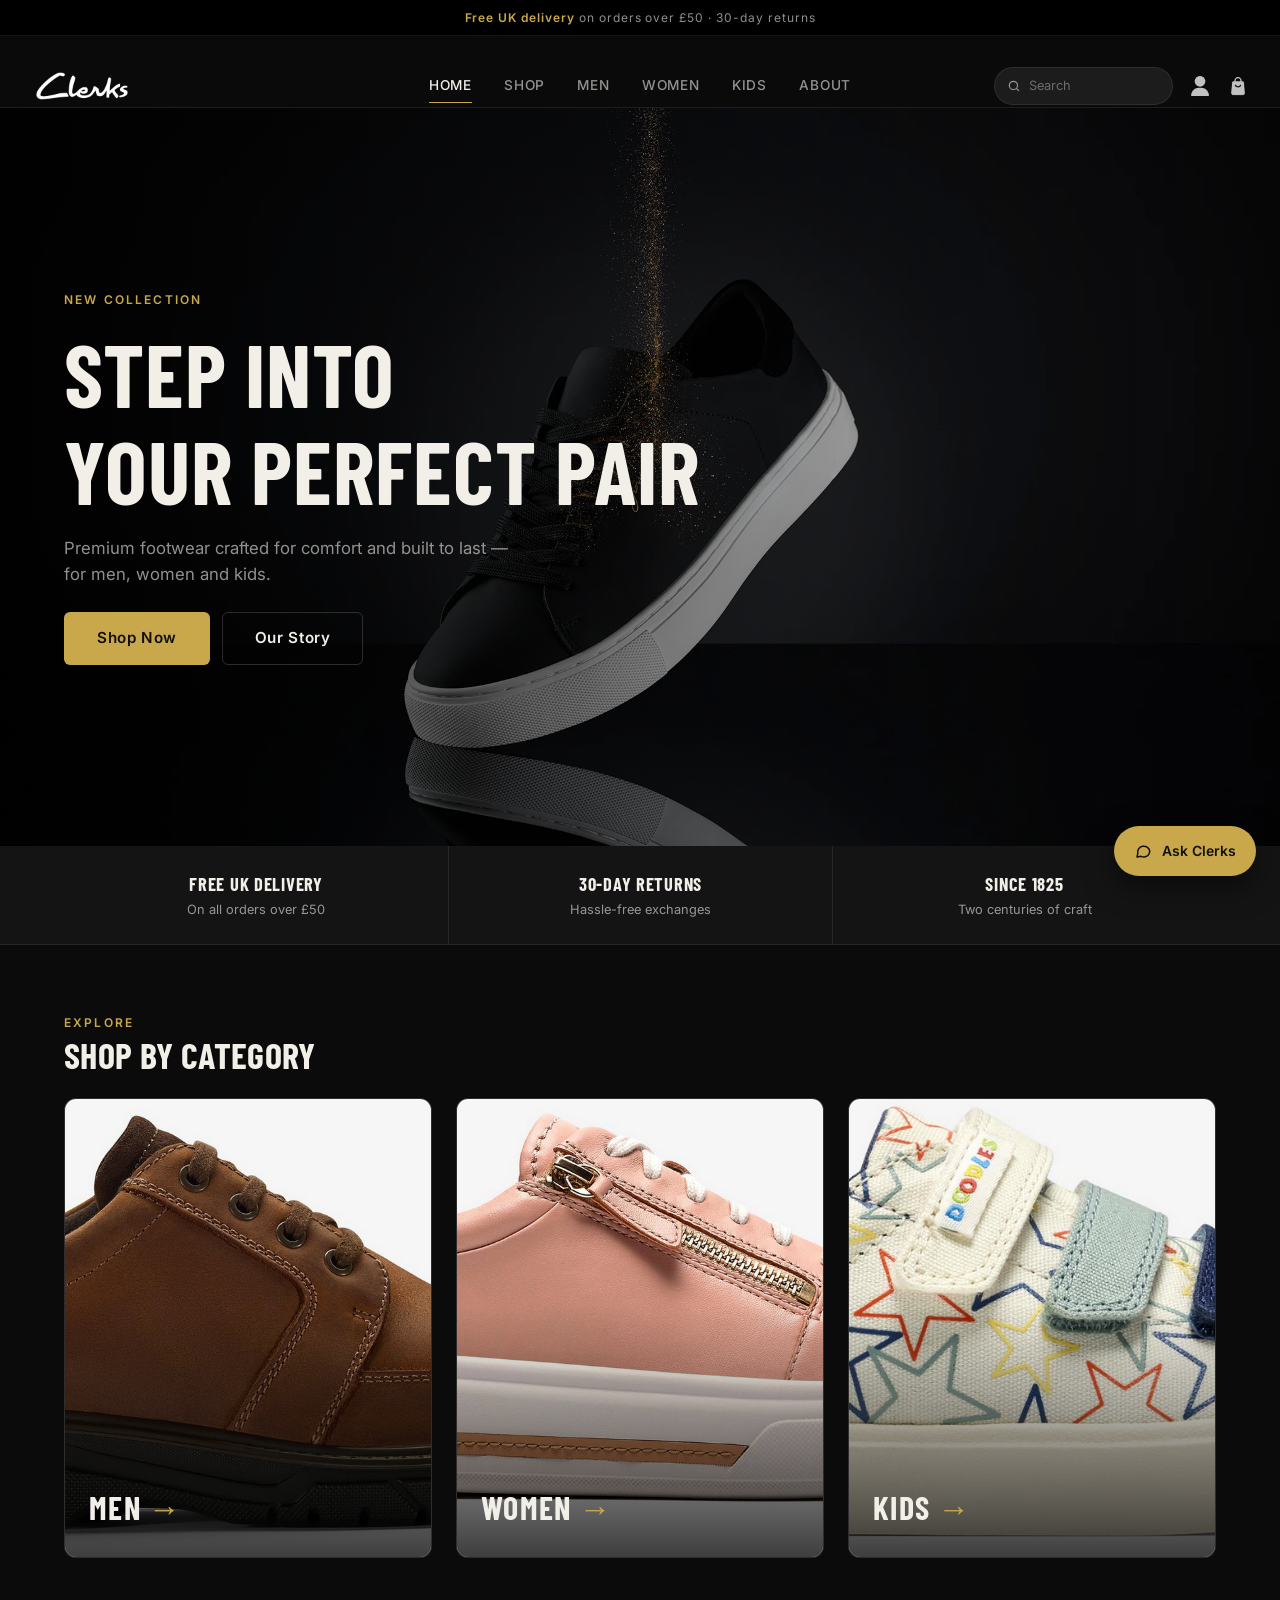
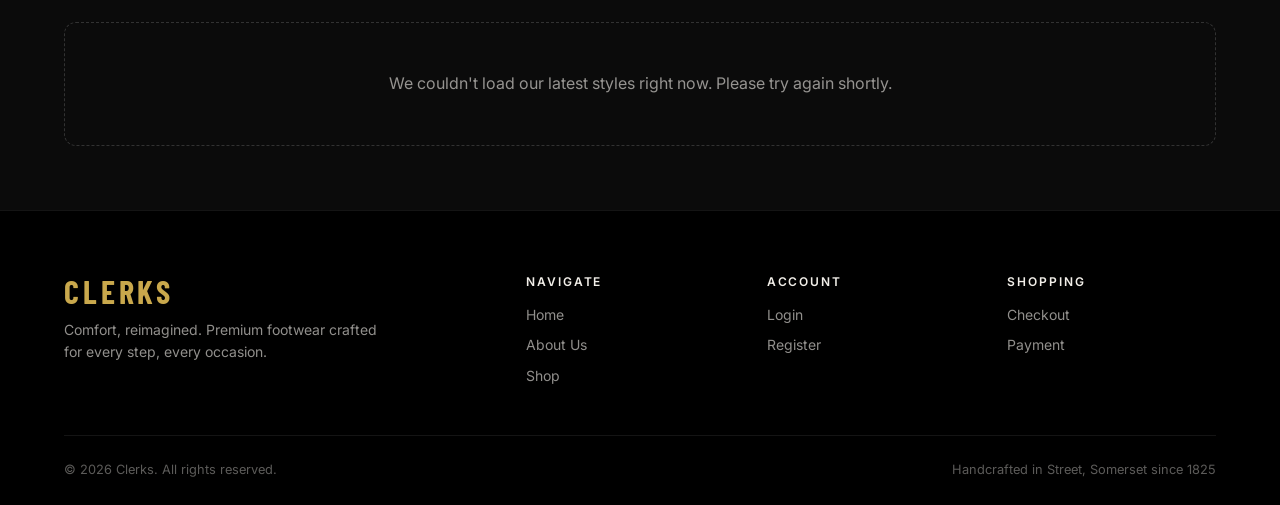
<file: index.html>
<!doctype html>
<html lang="en">
  <head>
    <meta charset="UTF-8" />
    <meta name="viewport" content="width=device-width, initial-scale=1.0" />
    <link rel="stylesheet" href="styles.css" />
    <link rel="stylesheet" href="home.css" />
    <title>Clerks — Premium Footwear</title>
  </head>
  <body>
    <script src="./js/navbar.js"></script>

    <main>
      <section class="hero">
        <div class="container hero-content">
          <span class="eyebrow">New Collection</span>
          <h1>Step into<br />your perfect pair</h1>
          <p class="hero-subtitle">
            Premium footwear crafted for comfort and built to last — for men,
            women and kids.
          </p>
          <div class="hero-actions">
            <a href="./pages/shop.html" class="btn btn--primary btn--lg"
              >Shop Now</a
            >
            <a href="./pages/about-us.html" class="btn btn--ghost btn--lg"
              >Our Story</a
            >
          </div>
        </div>
      </section>

      <section class="perks">
        <div class="container perks-grid">
          <div class="perk">
            <span class="perk-title">Free UK delivery</span>
            <span class="perk-text">On all orders over £50</span>
          </div>
          <div class="perk">
            <span class="perk-title">30-day returns</span>
            <span class="perk-text">Hassle-free exchanges</span>
          </div>
          <div class="perk">
            <span class="perk-title">Since 1825</span>
            <span class="perk-text">Two centuries of craft</span>
          </div>
        </div>
      </section>

      <section class="section">
        <div class="container">
          <div class="section-head">
            <div>
              <span class="eyebrow">Explore</span>
              <h2 class="section-heading">Shop by category</h2>
            </div>
          </div>
          <div class="category-tiles">
            <a class="category-tile" href="./pages/shop.html?category=Men">
              <img src="./assets/mens_casual.png" alt="Men's shoes" />
              <span class="category-tile__label">Men</span>
            </a>
            <a class="category-tile" href="./pages/shop.html?category=Women">
              <img src="./assets/womens_casual.png" alt="Women's shoes" />
              <span class="category-tile__label">Women</span>
            </a>
            <a class="category-tile" href="./pages/shop.html?category=Kids">
              <img src="./assets/kids_casual.png" alt="Kids' shoes" />
              <span class="category-tile__label">Kids</span>
            </a>
          </div>
        </div>
      </section>

      <div id="catalogue">
        <section class="section section--tight">
          <div class="container product-grid">
            <div class="skeleton"></div>
            <div class="skeleton"></div>
            <div class="skeleton"></div>
            <div class="skeleton"></div>
          </div>
        </section>
      </div>
    </main>

    <script src="./js/cart.js"></script>
    <script src="./js/nav.js"></script>
    <script src="./js/footer.js"></script>
    <script src="./js/assistant.js"></script>
    <script src="./js/auth.js"></script>
    <script>
      document.addEventListener("DOMContentLoaded", async () => {
        const catalogue = document.getElementById("catalogue");
        let shoes = [];
        try {
          const res = await fetch("http://127.0.0.1:8000/shoes");
          shoes = await res.json();
        } catch (e) {
          console.error("Could not fetch shoes:", e);
        }

        catalogue.innerHTML = "";

        if (!Array.isArray(shoes) || shoes.length === 0) {
          catalogue.innerHTML = `
            <section class="section section--tight">
              <div class="container">
                <p class="empty-state">We couldn't load our latest styles right now. Please try again shortly.</p>
              </div>
            </section>`;
          return;
        }

        ["Men", "Women", "Kids"].forEach((cat) => {
          const catShoes = shoes.filter((s) => s.category === cat);
          if (catShoes.length === 0) return;

          const section = document.createElement("section");
          section.className = "section section--tight";
          section.innerHTML = `
            <div class="container">
              <div class="section-head">
                <h2 class="section-heading">${cat}</h2>
                <a class="section-link" href="./pages/shop.html?category=${cat}">View all →</a>
              </div>
              <div class="product-grid"></div>
            </div>`;

          const grid = section.querySelector(".product-grid");
          catShoes.slice(0, 4).forEach((shoe) => {
            grid.appendChild(createProductCard(shoe));
          });

          catalogue.appendChild(section);
        });
      });
    </script>
  </body>
</html>
</file>
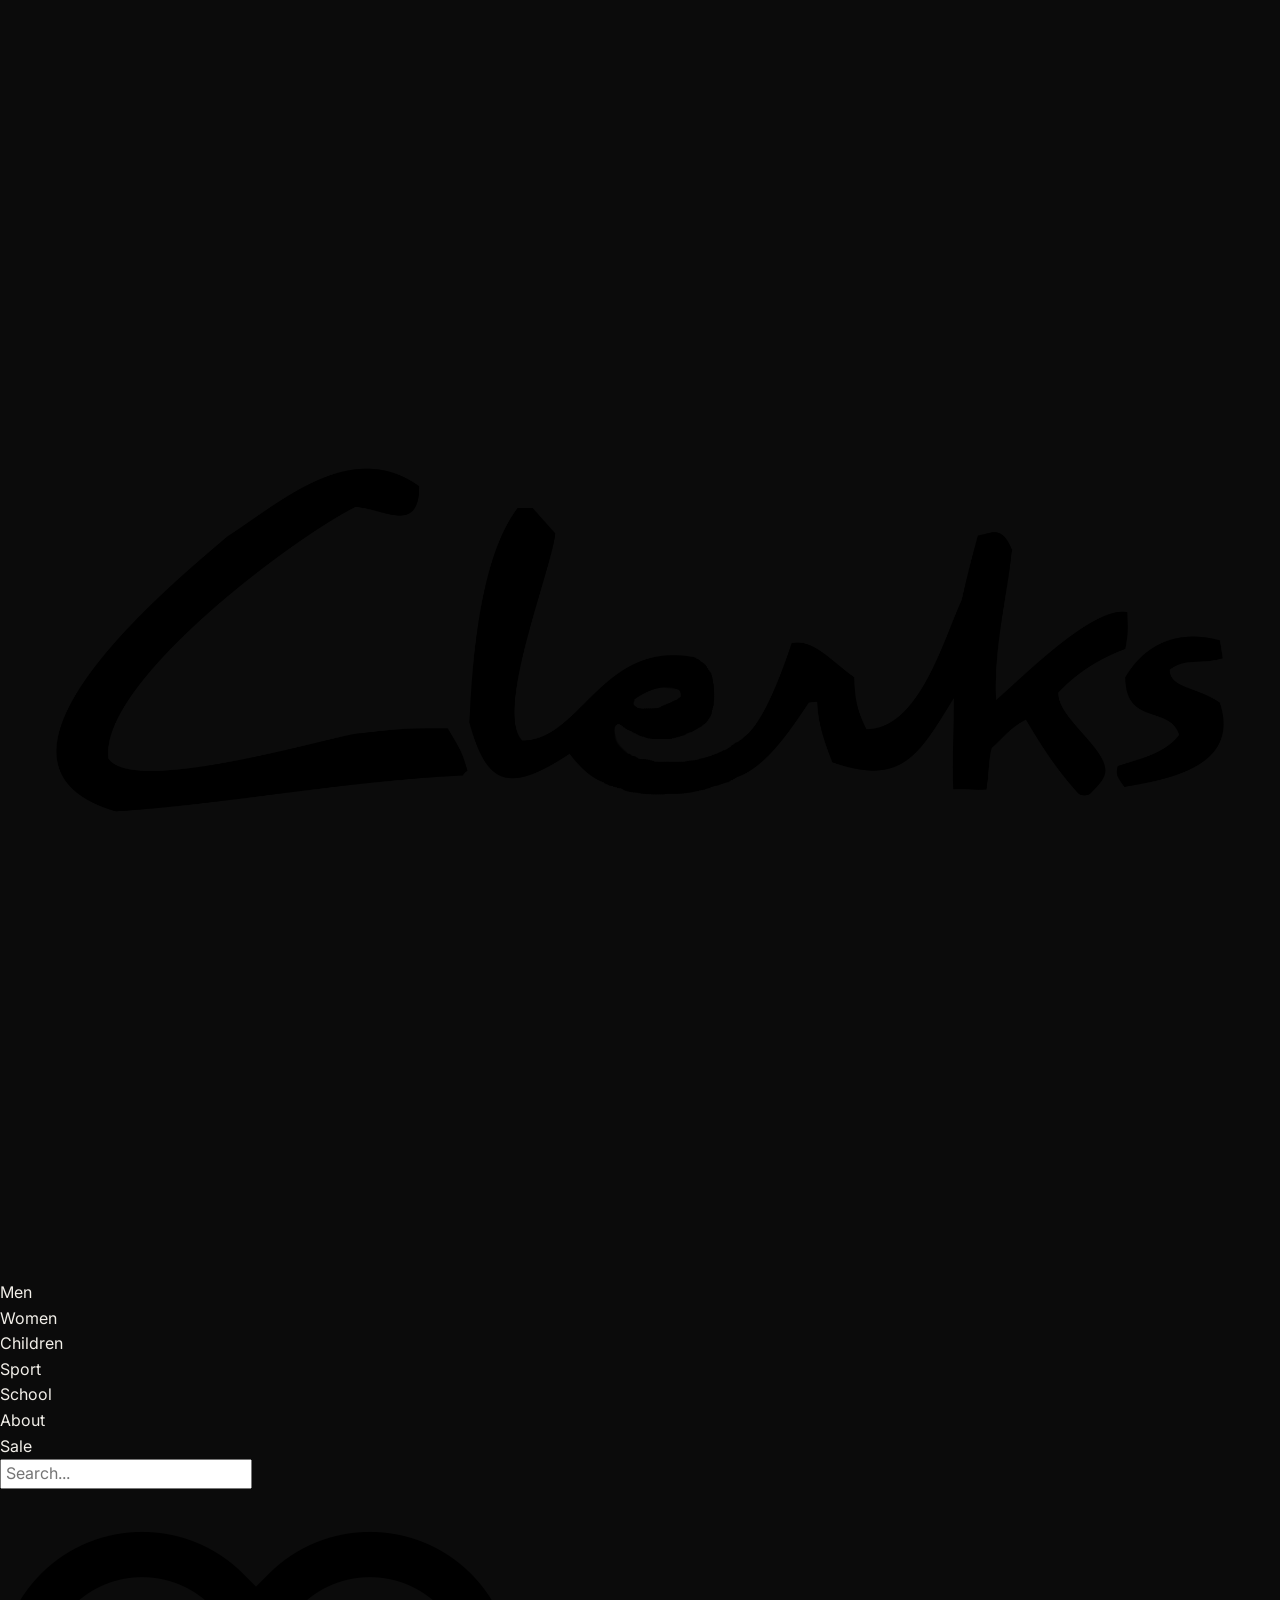
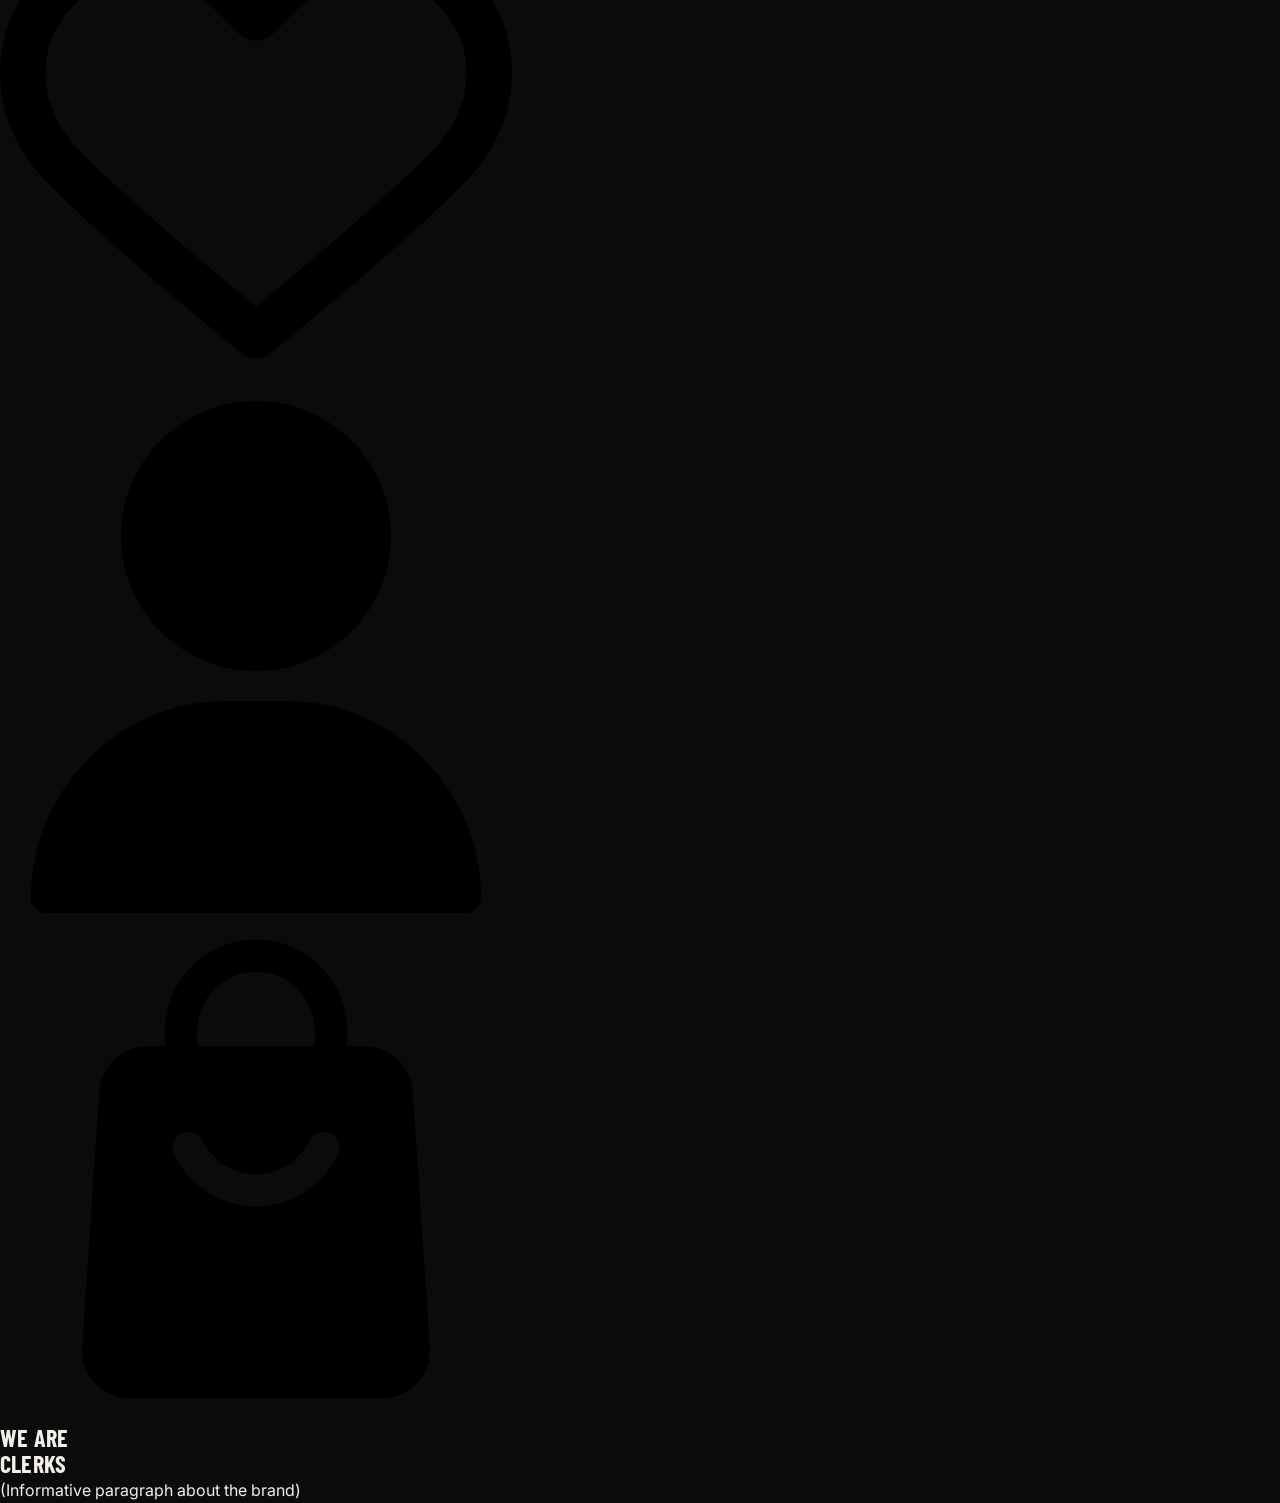
<file: about-us/about-us.html>
<!doctype html>
<html lang="en">
  <head>
    <meta charset="UTF-8" />
    <meta name="viewport" content="width=device-width, initial-scale=1.0" />
    <link rel="stylesheet" href="../styles.css" />
    <title>Clerks</title>
  </head>
  <body>
    <div class="top-nav"></div>
    <nav>
      <div class="logo">
        <img src="../assets/clerks logo.png" />
      </div>
      <div class="links">
        <ul>
          <li>Men</li>
          <li>Women</li>
          <li>Children</li>
          <li>Sport</li>
          <li>School</li>
          <li>About</li>
          <li>Sale</li>
        </ul>
      </div>
      <div class="icons">
        <input type="text" placeholder=" Search..." />
        <img class="icon" src="../assets/heart.png" />
        <img class="icon" src="../assets/user.png" />
        <a href="../checkout-Payment/checkout.html">
          <img class="icon" src="../assets/shopping-bag.png"
        /></a>
      </div>
    </nav>
    <section class="hero">
      <div class="hero-content">
        <h1>WE ARE<br />CLERKS</h1>
        <p class="hero-subtitle">(Informative paragraph about the brand)</p>
      </div>
      <div class="hero-empty"></div>
    </section>
    <section class="catologue"></section>
  </body>
</html>
</file>
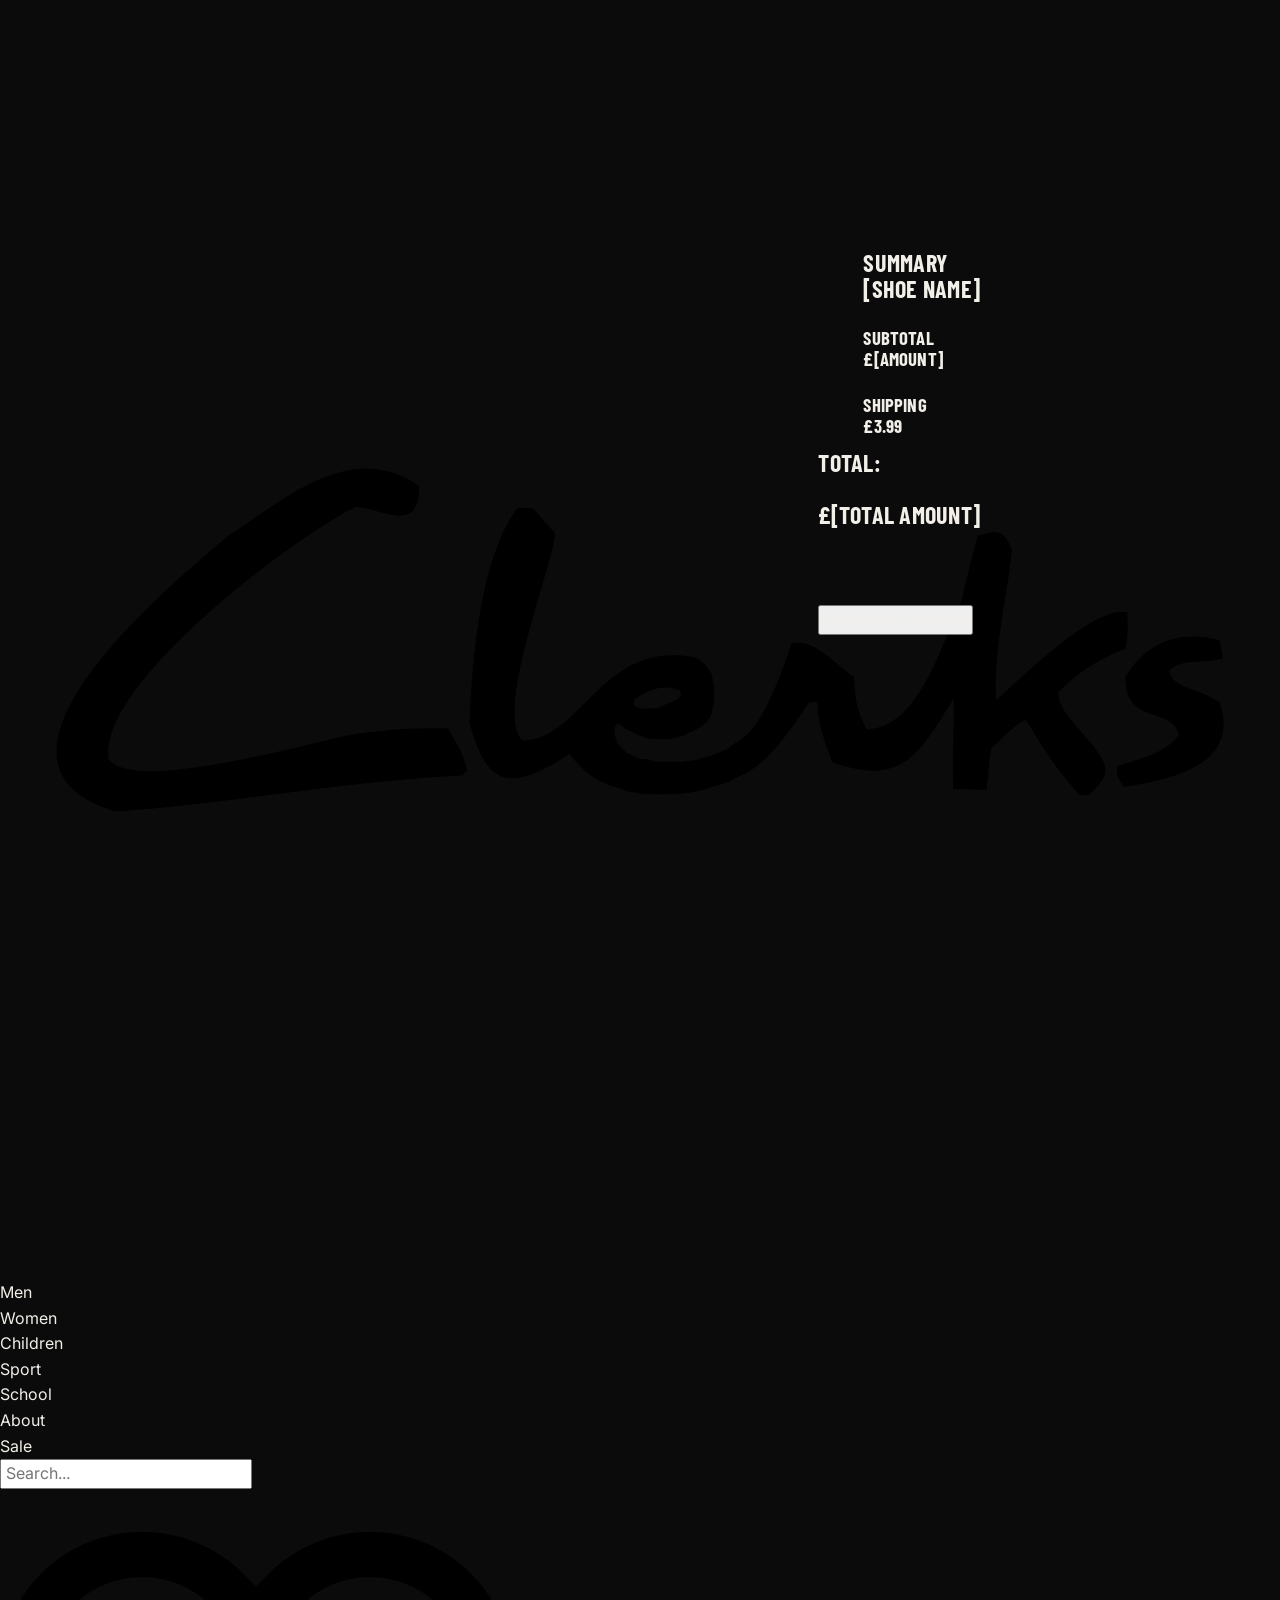
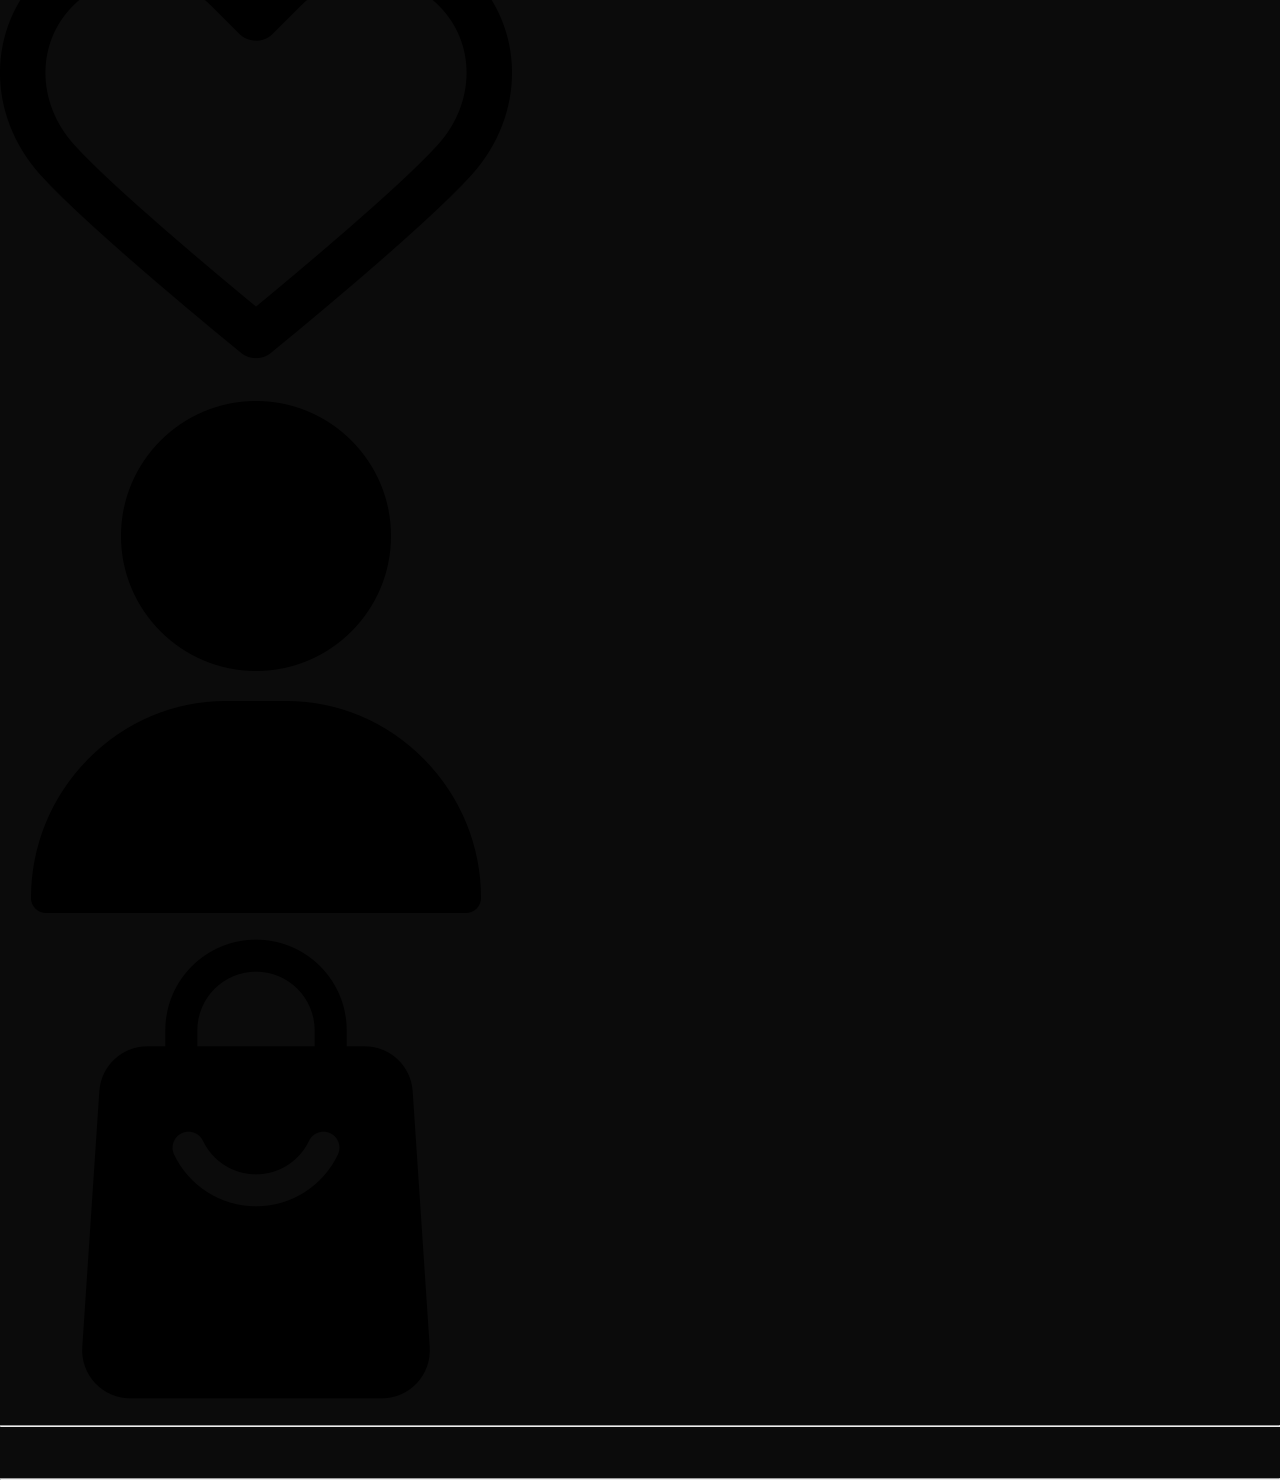
<file: checkout-Payment/checkout.html>
<html>
  <head>
    <title>Checkout Page</title>
    <link rel="stylesheet" href="../styles.css" />
    <link rel="stylesheet" href="checkout.css" />
    <meta charset="UTF-8" />
    <meta name="viewport" content="width=device-width, initial-scale=1.0" />
  </head>
  <body>
    <div class="top-nav"></div>
    <nav>
      <div class="logo">
      <a href="../index.html"> <img src="../assets/clerks logo.png" /> </a>
      </div>
      <div class="links">
        <ul>
          <li>Men</li>
          <li>Women</li>
          <li>Children</li>
          <li>Sport</li>
          <li>School</li>
          <li>About</li>
          <li>Sale</li>
        </ul>
      </div>
      <div class="icons">
        <input type="text" placeholder=" Search..." />
        <img class="icon" src="../assets/heart.png" />
        <img class="icon" src="../assets/user.png" />
        <a href="./checkout.html"
          ><img class="icon" src="../assets/shopping-bag.png"
        /></a>
      </div>
    </nav>
    <div page-container>
      <div id="DataSum">
        <div>
          <h2>Summary</h2>
          <div class="hspacer"></div>
          <h2>[SHOE NAME]</h2>
          <br />
        </div>

        <div>
          <h3>Subtotal</h3>
          <div class="hspacer"></div>
          <h3>£[AMOUNT]</h3>
          <br />
        </div>

        <div>
          <h3>Shipping</h3>
          <div class="hspacer"></div>
          <h3>£3.99</h3>
          <br />
        </div>
      </div>

      <hr />
      <br />
      <div id="total">
        <h2>Total:</h2>
        <div class="hspacer"></div>
        <br />
        <h2>£[TOTAL AMOUNT]</h2>
        <br />

        <br />
        <br />
        <a href="payment.html"
          ><button class="proceed-button">Proceed to Payment</button></a
        >
      </div>
      <br />
      <hr />
    </div>
  </body>
</html>
</file>
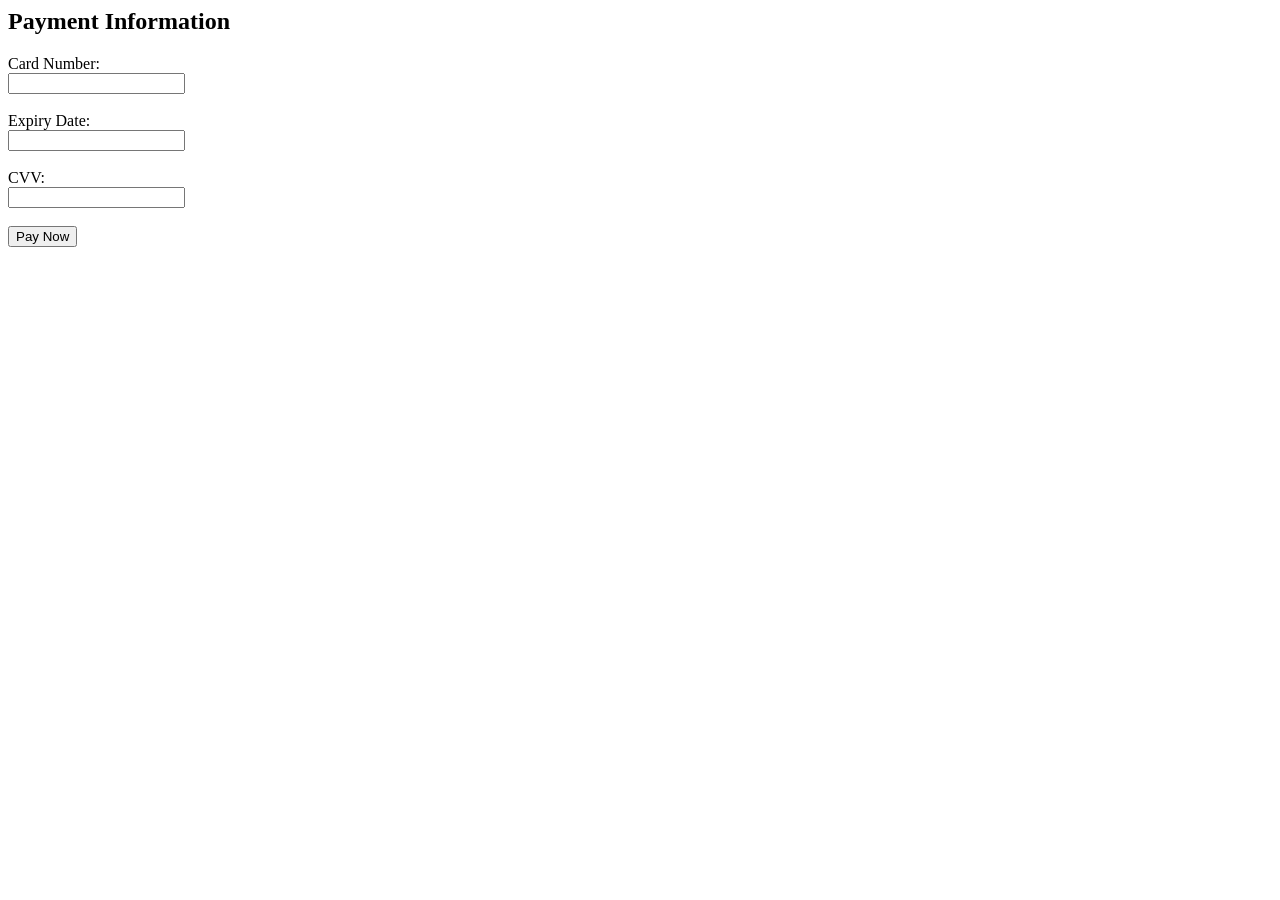
<file: checkout-Payment/payment.html>
<html>
    <header>
        <title>Payment Page</title>
        <link rel="stylesheet3" href="./payment.css">

    </header>

    <body>
        <h2>Payment Information</h2>
        <form>
            <label for="card-number">Card Number:</label><br>
            <input type="text" id="card-number" name="card-number"><br><br>
            <label for="expiry-date">Expiry Date:</label><br>
            <input type="text" id="expiry-date" name="expiry-date"><br><br>
            <label for="cvv">CVV:</label><br>
            <input type="text" id="cvv" name="cvv"><br><br>
            <button type="submit" class="pay-button">Pay Now</button>
        </form>
    </body>









</html>
</file>
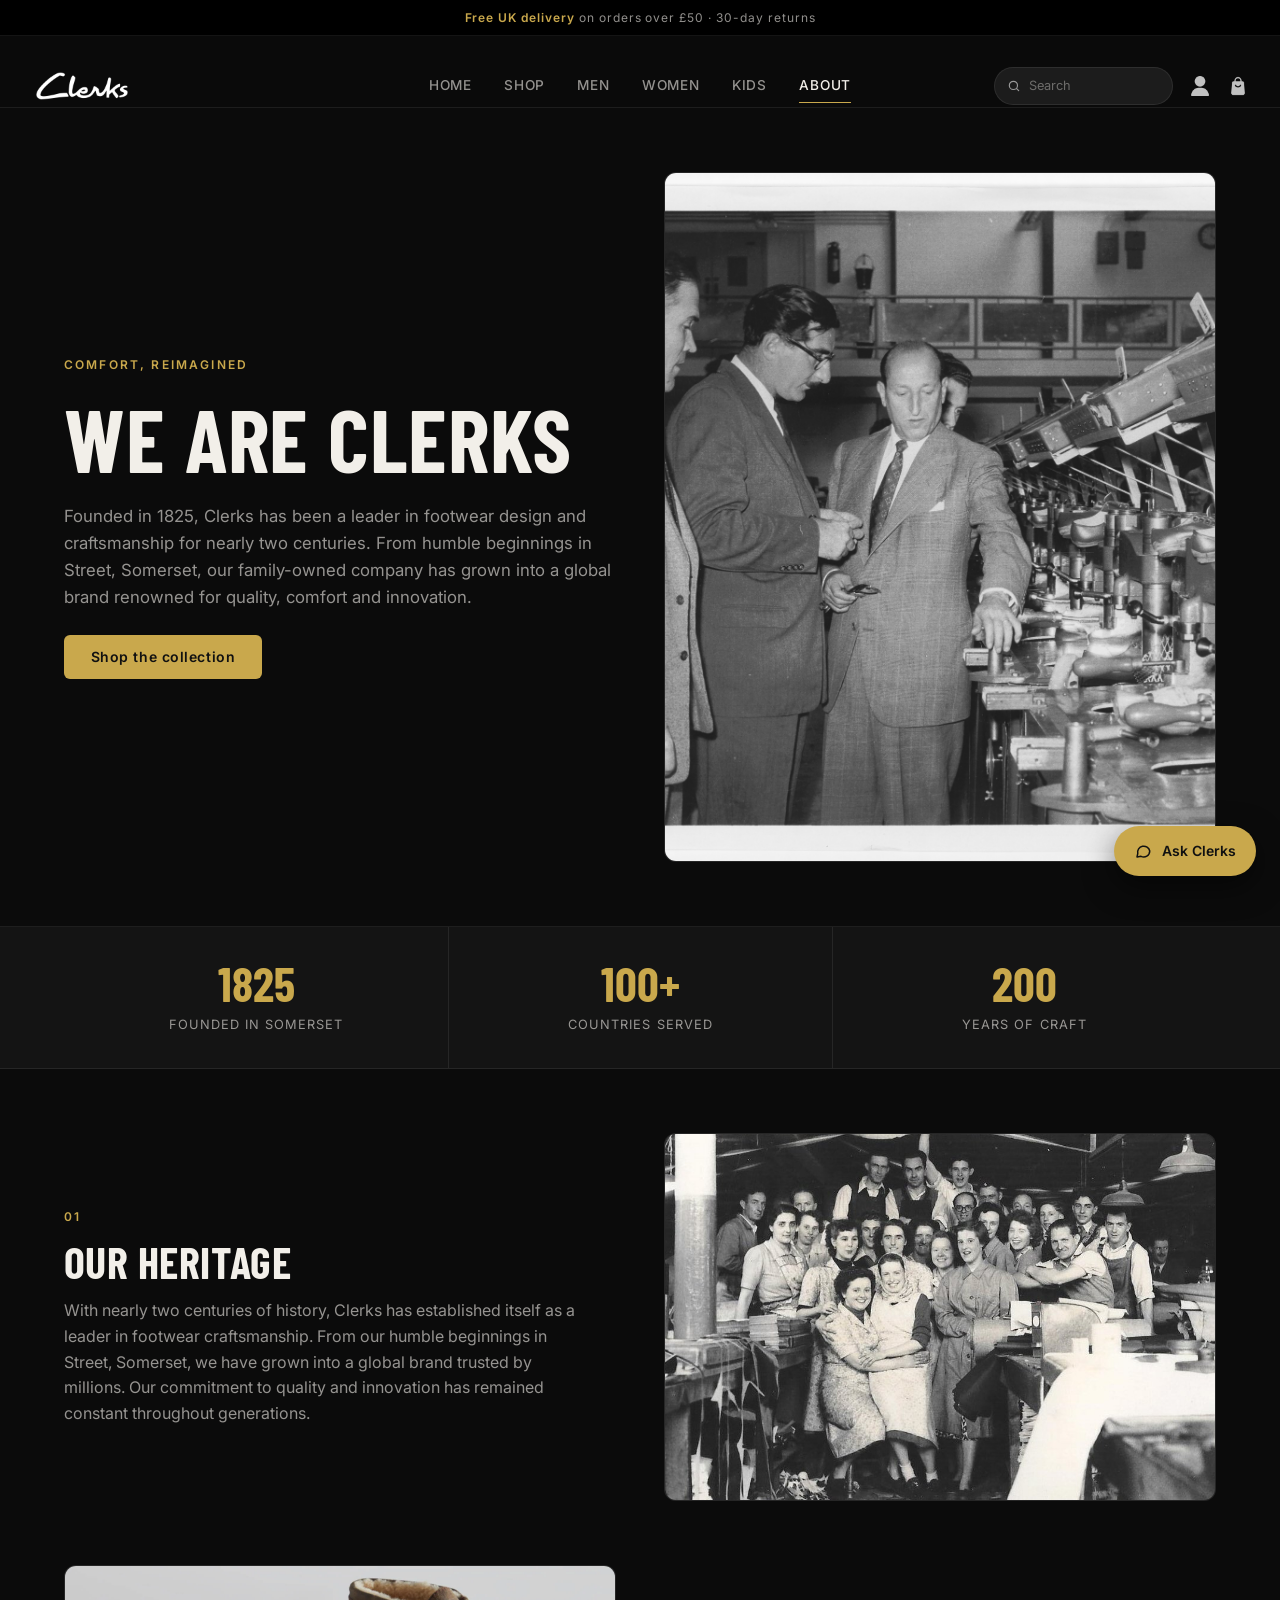
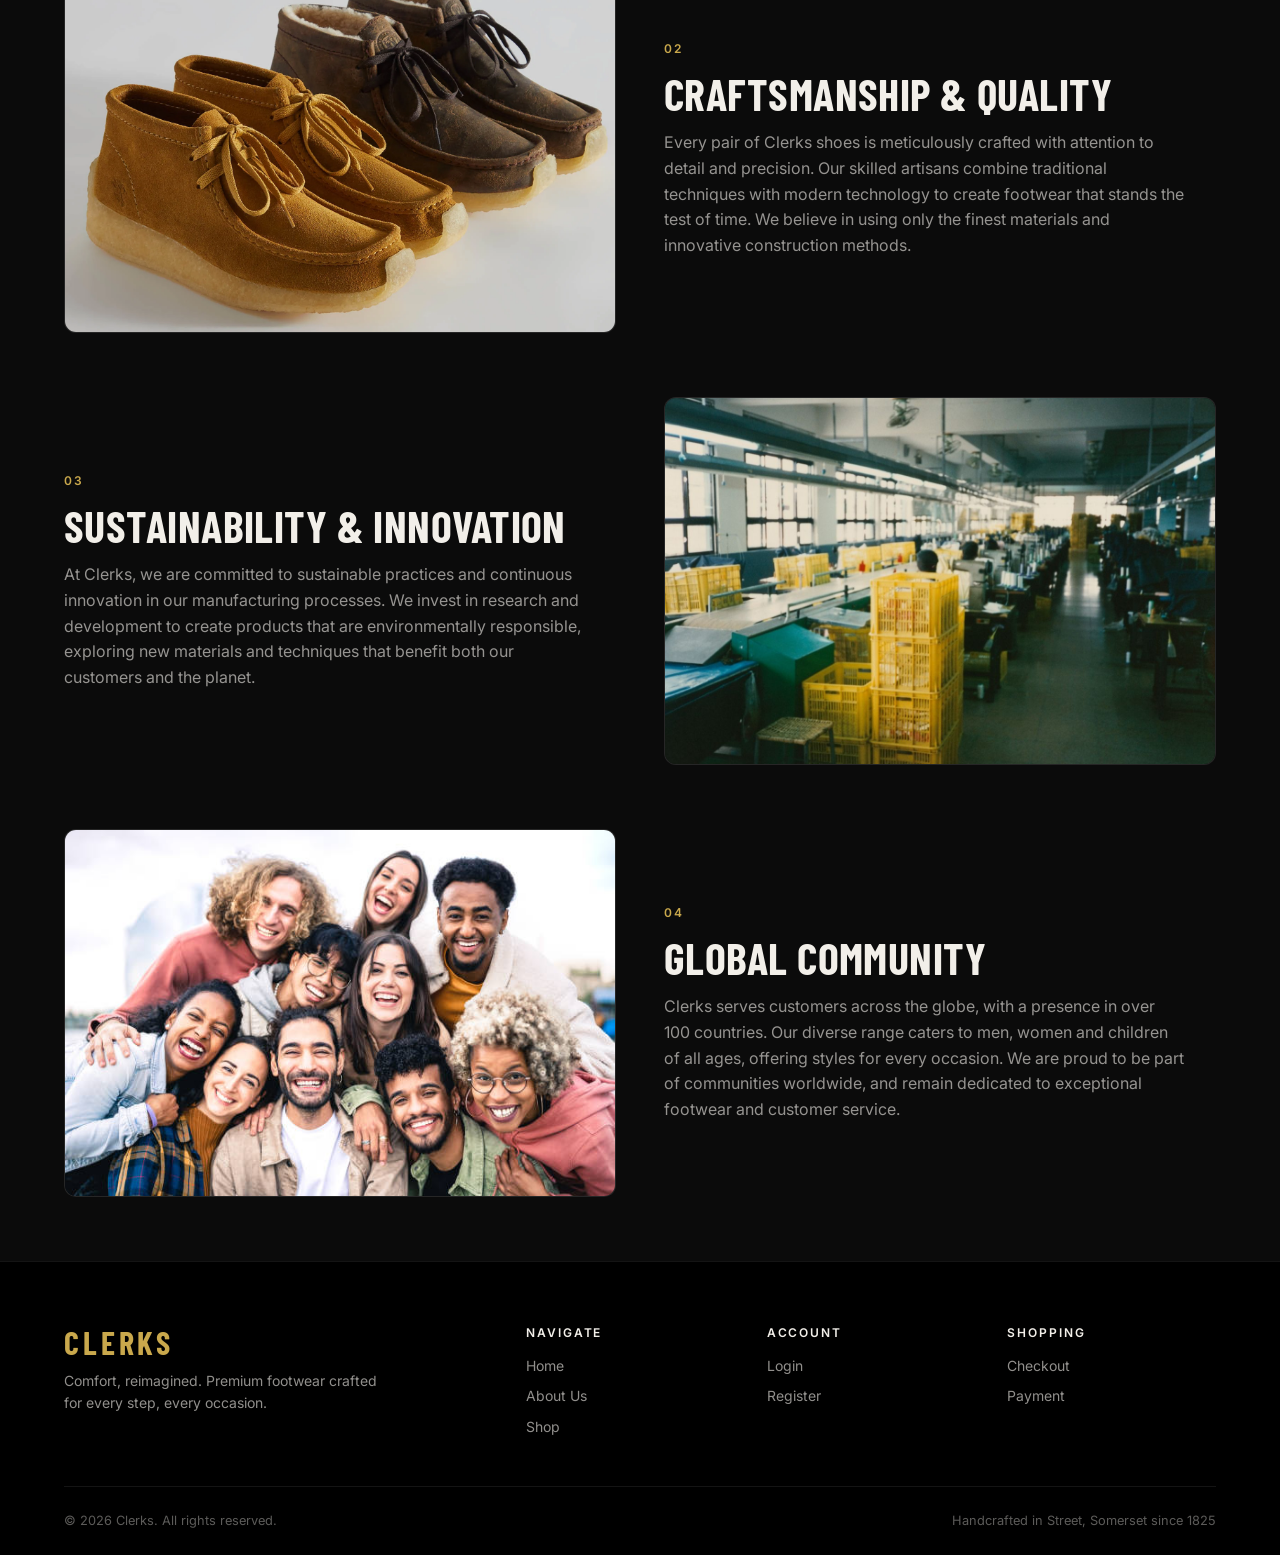
<file: pages/about-us.html>
<!doctype html>
<html lang="en">
  <head>
    <meta charset="UTF-8" />
    <meta name="viewport" content="width=device-width, initial-scale=1.0" />
    <link rel="stylesheet" href="../styles.css" />
    <link rel="stylesheet" href="./about-us.css" />
    <title>About — Clerks</title>
  </head>
  <body>
    <script src="../js/navbar.js"></script>

    <main>
      <section class="about-hero">
        <div class="container about-hero__inner">
          <div class="about-hero__text">
            <span class="eyebrow">Comfort, reimagined</span>
            <h1>We are Clerks</h1>
            <p>
              Founded in 1825, Clerks has been a leader in footwear design and
              craftsmanship for nearly two centuries. From humble beginnings in
              Street, Somerset, our family-owned company has grown into a
              global brand renowned for quality, comfort and innovation.
            </p>
            <a href="./shop.html" class="btn btn--primary">Shop the collection</a>
          </div>
          <div class="about-hero__image">
            <img src="../assets/about-us-img-2.jpg" alt="Clerks workshop" />
          </div>
        </div>
      </section>

      <section class="stats">
        <div class="container stats__grid">
          <div class="stat">
            <span class="stat__value">1825</span>
            <span class="stat__label">Founded in Somerset</span>
          </div>
          <div class="stat">
            <span class="stat__value">100+</span>
            <span class="stat__label">Countries served</span>
          </div>
          <div class="stat">
            <span class="stat__value">200</span>
            <span class="stat__label">Years of craft</span>
          </div>
        </div>
      </section>

      <div class="container story">
        <section class="story-row">
          <div class="story-row__text">
            <span class="eyebrow">01</span>
            <h2>Our Heritage</h2>
            <p>
              With nearly two centuries of history, Clerks has established
              itself as a leader in footwear craftsmanship. From our humble
              beginnings in Street, Somerset, we have grown into a global brand
              trusted by millions. Our commitment to quality and innovation has
              remained constant throughout generations.
            </p>
          </div>
          <div class="story-row__image">
            <img src="../assets/about-us-img-5.jpg" alt="Clerks heritage" />
          </div>
        </section>

        <section class="story-row story-row--reverse">
          <div class="story-row__text">
            <span class="eyebrow">02</span>
            <h2>Craftsmanship &amp; Quality</h2>
            <p>
              Every pair of Clerks shoes is meticulously crafted with attention
              to detail and precision. Our skilled artisans combine traditional
              techniques with modern technology to create footwear that stands
              the test of time. We believe in using only the finest materials
              and innovative construction methods.
            </p>
          </div>
          <div class="story-row__image">
            <img src="../assets/About-us-image-1.webp" alt="Clerks craftsmanship" />
          </div>
        </section>

        <section class="story-row">
          <div class="story-row__text">
            <span class="eyebrow">03</span>
            <h2>Sustainability &amp; Innovation</h2>
            <p>
              At Clerks, we are committed to sustainable practices and
              continuous innovation in our manufacturing processes. We invest in
              research and development to create products that are
              environmentally responsible, exploring new materials and
              techniques that benefit both our customers and the planet.
            </p>
          </div>
          <div class="story-row__image">
            <img src="../assets/about-us-img-3.jpg" alt="Clerks sustainability" />
          </div>
        </section>

        <section class="story-row story-row--reverse">
          <div class="story-row__text">
            <span class="eyebrow">04</span>
            <h2>Global Community</h2>
            <p>
              Clerks serves customers across the globe, with a presence in over
              100 countries. Our diverse range caters to men, women and children
              of all ages, offering styles for every occasion. We are proud to
              be part of communities worldwide, and remain dedicated to
              exceptional footwear and customer service.
            </p>
          </div>
          <div class="story-row__image">
            <img src="../assets/about-us-img-4.jpg" alt="Clerks global community" />
          </div>
        </section>
      </div>
    </main>

    <script src="../js/cart.js"></script>
    <script src="../js/nav.js"></script>
    <script src="../js/footer.js"></script>
    <script src="../js/assistant.js"></script>
    <script src="../js/auth.js"></script>
  </body>
</html>
</file>
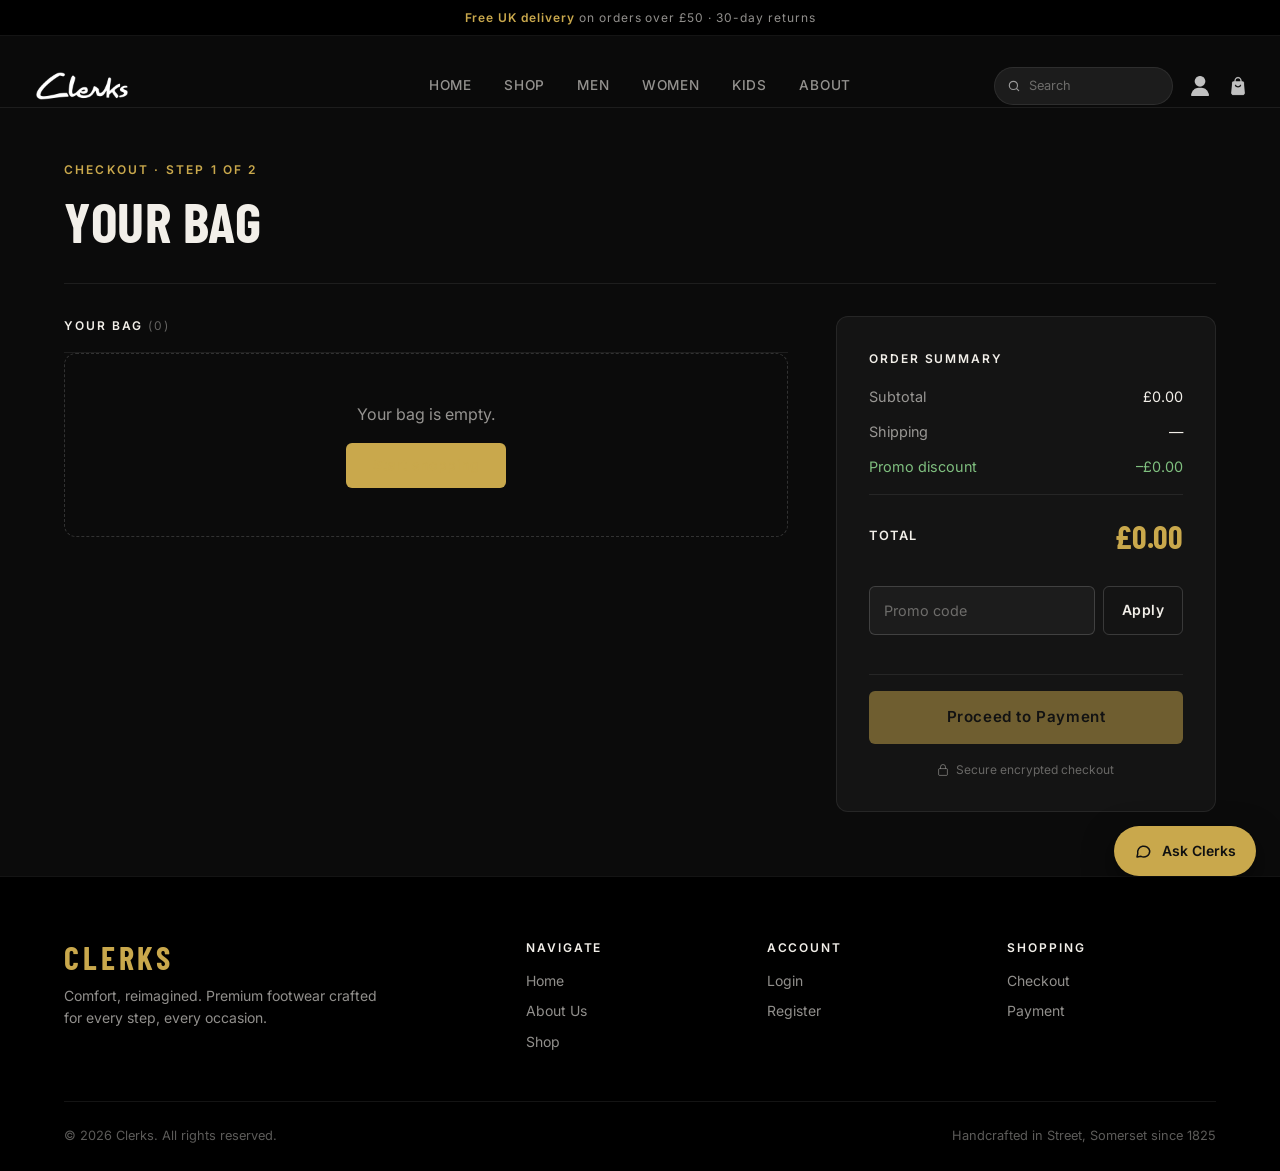
<file: pages/checkout.html>
<!doctype html>
<html lang="en">
  <head>
    <meta charset="UTF-8" />
    <meta name="viewport" content="width=device-width, initial-scale=1.0" />
    <link rel="stylesheet" href="../styles.css" />
    <link rel="stylesheet" href="checkout.css" />
    <title>Your Bag — Clerks</title>
  </head>
  <body>
    <script src="../js/navbar.js"></script>
    <script src="../js/auth.js"></script>

    <main class="container checkout">
      <header class="page-header">
        <span class="eyebrow">Checkout · Step 1 of 2</span>
        <h1>Your Bag</h1>
      </header>

      <div class="checkout-layout">
      <!-- LEFT: cart items -->
      <section class="cart-section" aria-label="Cart items">
        <div class="section-label">
          YOUR BAG <span class="item-count" id="item-count">(0)</span>
        </div>

        <ul class="cart-list" id="cart-list"></ul>

        <div class="empty-state" id="empty-state">
          <p>Your bag is empty.</p>
          <a href="./shop.html" class="btn btn--primary">Start shopping</a>
        </div>
      </section>

      <!-- RIGHT: order summary -->
      <aside class="summary-section" aria-label="Order summary">
        <div class="summary-card">
          <div class="section-label">ORDER SUMMARY</div>

          <div class="summary-line">
            <span class="s-label">Subtotal</span>
            <span class="s-value" id="subtotal">£0.00</span>
          </div>
          <div class="summary-line">
            <span class="s-label">Shipping</span>
            <span class="s-value" id="shipping-display">—</span>
          </div>
          <div class="summary-line promo-line" id="promo-line" hidden>
            <span class="s-label promo-label">Promo discount</span>
            <span class="s-value promo-value" id="promo-display">–£0.00</span>
          </div>

          <div class="summary-divider"></div>

          <div class="summary-line total-line">
            <span class="total-label">TOTAL</span>
            <span class="total-value" id="total-display">£0.00</span>
          </div>

          <!-- Promo code -->
          <div class="promo-row">
            <input
              type="text"
              id="promo-input"
              class="input promo-input"
              placeholder="Promo code"
              autocomplete="off"
              onkeydown="if (event.key === 'Enter') applyPromo();"
            />
            <button class="btn btn--ghost promo-apply-btn" onclick="applyPromo()">
              Apply
            </button>
          </div>
          <p class="promo-msg" id="promo-msg"></p>

          <div class="summary-divider"></div>

          <a href="payment.html" class="proceed-link" id="proceed-link">
            <button class="btn btn--primary btn--lg btn--block pay-btn" id="pay-btn" disabled>
              Proceed to Payment
            </button>
          </a>

          <p class="secure-note">
            <svg
              width="10"
              height="12"
              viewBox="0 0 10 12"
              fill="none"
              xmlns="http://www.w3.org/2000/svg"
              style="display: inline; vertical-align: middle; margin-right: 5px"
            >
              <rect
                x="0.6"
                y="4.6"
                width="8.8"
                height="6.8"
                rx="1"
                stroke="currentColor"
                stroke-width="1"
              />
              <path
                d="M2.5 4.6V3A2.5 2.5 0 0 1 7.5 3v1.6"
                stroke="currentColor"
                stroke-width="1"
              />
            </svg>
            Secure encrypted checkout
          </p>
        </div>
      </aside>
      </div>

      <section class="recs" id="recs" hidden>
        <div class="section-head">
          <div>
            <span class="eyebrow">Picked for you</span>
            <h2 class="section-heading">Complete your order</h2>
            <p class="recs__reason"></p>
          </div>
        </div>
        <div class="product-grid"></div>
      </section>
    </main>

    <script src="../js/cart.js"></script>
    <script src="../js/nav.js"></script>
    <script>
      const SHIPPING = 2.99;
      let cart = [];
      let promoApplied = false;
      let promoDiscount = 0;

      /* ── Build aggregated cart from localStorage ── */
      function buildCart() {
        const raw = getCart();
        const map = new Map();
        raw.forEach((item) => {
          if (map.has(item.name)) {
            map.get(item.name).qty += 1;
          } else {
            map.set(item.name, {
              name: item.name,
              price: parseFloat(item.price.replace(/[^0-9.]/g, "")),
              priceStr: item.price,
              image: item.image,
              id: item.id,
              qty: 1,
            });
          }
        });
        return Array.from(map.values());
      }

      /* ── Persist aggregated cart back to localStorage ── */
      function saveCartToStorage() {
        const flat = [];
        cart.forEach((item) => {
          for (let i = 0; i < item.qty; i++) {
            flat.push({
              name: item.name,
              price: item.priceStr,
              image: item.image,
              id: item.id,
            });
          }
        });
        saveCart(flat);
      }

      /* ── Render cart ── */
      function renderCart() {
        const list = document.getElementById("cart-list");
        const empty = document.getElementById("empty-state");

        list.innerHTML = "";

        if (cart.length === 0) {
          empty.style.display = "flex";
        } else {
          empty.style.display = "none";
          cart.forEach((item, idx) => {
            const li = document.createElement("li");
            li.className = "cart-item";
            li.style.animationDelay = `${idx * 0.06}s`;
            li.innerHTML = `
              <div class="item-thumb">
                <img src="${item.image}" alt="${item.name}" />
              </div>
              <div class="item-info">
                <p class="item-name">${item.name}</p>
                <div class="qty-row">
                  <button class="qty-btn" onclick="changeQty(${idx},-1)" aria-label="Decrease quantity">−</button>
                  <span class="qty-num">${item.qty}</span>
                  <button class="qty-btn" onclick="changeQty(${idx},1)" aria-label="Increase quantity">+</button>
                </div>
              </div>
              <div class="item-right">
                <p class="item-price">£${(item.price * item.qty).toFixed(2)}</p>
                <button class="remove-btn" onclick="removeItem(${idx})" aria-label="Remove item">
                  <svg width="10" height="10" viewBox="0 0 10 10" fill="none">
                    <line x1="1" y1="1" x2="9" y2="9" stroke="currentColor" stroke-width="1.3"/>
                    <line x1="9" y1="1" x2="1" y2="9" stroke="currentColor" stroke-width="1.3"/>
                  </svg>
                </button>
              </div>
            `;
            list.appendChild(li);
          });
        }

        document.getElementById("item-count").textContent =
          `(${cart.reduce((s, i) => s + i.qty, 0)})`;
        updateTotals();
      }

      /* ── Qty / Remove ── */
      function changeQty(idx, delta) {
        cart[idx].qty = Math.max(1, cart[idx].qty + delta);
        saveCartToStorage();
        renderCart();
      }

      function removeItem(idx) {
        const items = document.querySelectorAll(".cart-item");
        items[idx].classList.add("removing");
        setTimeout(() => {
          const removedFirst = idx === cart.findIndex((item) => item.id);
          cart.splice(idx, 1);
          saveCartToStorage();
          renderCart();
          if (removedFirst) loadBagRecommendations();
        }, 280);
      }

      /* ── Totals ── */
      function updateTotals() {
        const subtotal = cart.reduce((s, i) => s + i.price * i.qty, 0);
        const shipping = cart.length === 0 ? 0 : SHIPPING;
        const discount = promoApplied ? promoDiscount : 0;
        const total = Math.max(0, subtotal + shipping - discount);

        document.getElementById("subtotal").textContent =
          `£${subtotal.toFixed(2)}`;
        document.getElementById("shipping-display").textContent =
          cart.length === 0 ? "—" : `£${shipping.toFixed(2)}`;
        document.getElementById("total-display").textContent =
          `£${total.toFixed(2)}`;

        const promoLine = document.getElementById("promo-line");
        if (promoApplied && discount > 0) {
          promoLine.removeAttribute("hidden");
          document.getElementById("promo-display").textContent =
            `–£${discount.toFixed(2)}`;
        } else {
          promoLine.setAttribute("hidden", "");
        }

        const btn = document.getElementById("pay-btn");
        const link = document.getElementById("proceed-link");
        if (cart.length === 0) {
          btn.setAttribute("disabled", "");
          link.style.pointerEvents = "none";
        } else {
          btn.removeAttribute("disabled");
          link.style.pointerEvents = "";
        }
      }

      /* ── Promo ── */
      const PROMO_CODES = {
        "NEWSITEWHODIS?": 20,
        DIADUCKK: 10,
        ILONASTINKS: 100,
        THECUBE: 50,
        NATHANGREEN: 1,
      };

      function applyPromo() {
        const code = document
          .getElementById("promo-input")
          .value.trim()
          .toUpperCase();
        const msg = document.getElementById("promo-msg");
        if (!code) return;
        if (PROMO_CODES[code]) {
          promoDiscount = PROMO_CODES[code];
          promoApplied = true;
          msg.textContent = `"${code}" applied — £${promoDiscount} off`;
          msg.className = "promo-msg success";
        } else {
          msg.textContent = "Invalid promo code.";
          msg.className = "promo-msg error";
          promoApplied = false;
          promoDiscount = 0;
        }
        updateTotals();
      }

      /* ── Recommendations for the first item in the bag ── */
      function loadBagRecommendations() {
        const first = cart.find((item) => item.id);
        const section = document.getElementById("recs");
        if (!first) {
          section.hidden = true;
          return;
        }
        loadRecommendations(first.id, section);
      }

      /* ── Init ── */
      cart = buildCart();
      renderCart();
      loadBagRecommendations();
    </script>
    <script src="../js/footer.js"></script>
    <script src="../js/assistant.js"></script>
  </body>
</html>
</file>
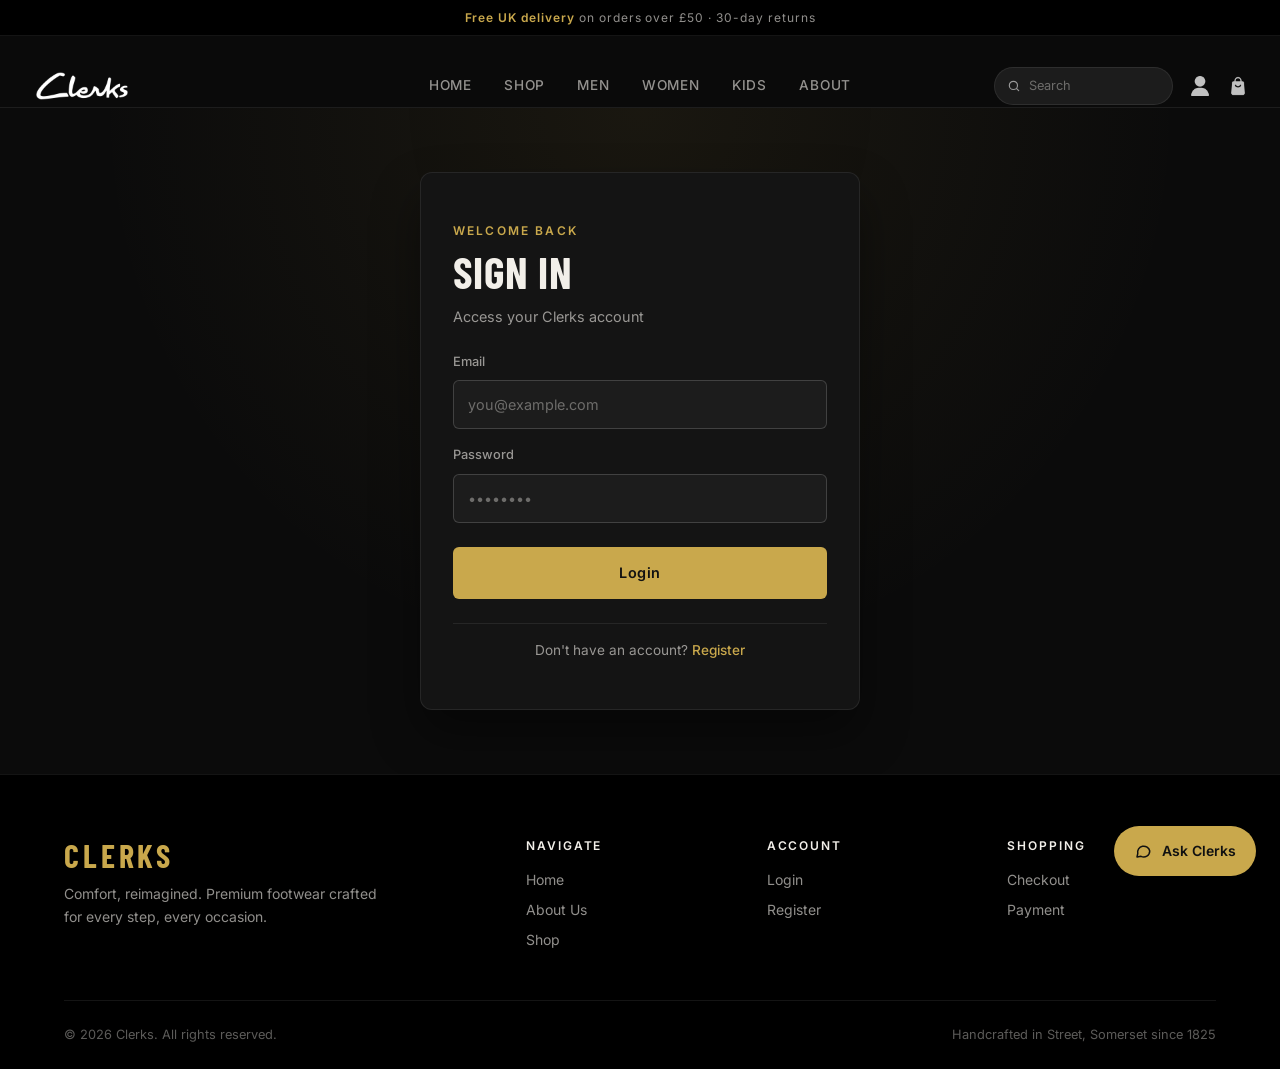
<file: pages/login.html>
<!doctype html>
<html lang="en">
  <head>
    <meta charset="UTF-8" />
    <meta name="viewport" content="width=device-width, initial-scale=1.0" />
    <link rel="stylesheet" href="../styles.css" />
    <link rel="stylesheet" href="./login.css" />
    <title>Clerks — Login</title>
  </head>
  <body>
    <script src="../js/navbar.js"></script>

    <main class="login-page">
      <div class="login-card">
        <span class="eyebrow">WELCOME BACK</span>
        <h1>Sign In</h1>
        <p class="login-sub">Access your Clerks account</p>

        <form class="login-form">
          <div class="field">
            <label for="email">Email</label>
            <input
              type="email"
              id="email"
              name="email"
              placeholder="you@example.com"
            />
          </div>
          <div class="field">
            <label for="password">Password</label>
            <input
              type="password"
              id="password"
              name="password"
              placeholder="••••••••"
            />
          </div>
          <button type="submit" class="login-btn">Login</button>
        </form>

        <p class="logout-row" style="display: none" id="logout-row">
          <a href="#" id="logout-btn" class="logout-btn" style="display: none"
            >Log out</a
          >
        </p>
        <p class="register-link">
          Don't have an account? <a href="./register.html">Register</a>
        </p>
      </div>
    </main>
    <script src="../js/cart.js"></script>
    <script src="../js/nav.js"></script>
    <script src="../js/footer.js"></script>
    <script src="../js/assistant.js"></script>
    <script src="../js/auth.js"></script>
  </body>
</html>
</file>
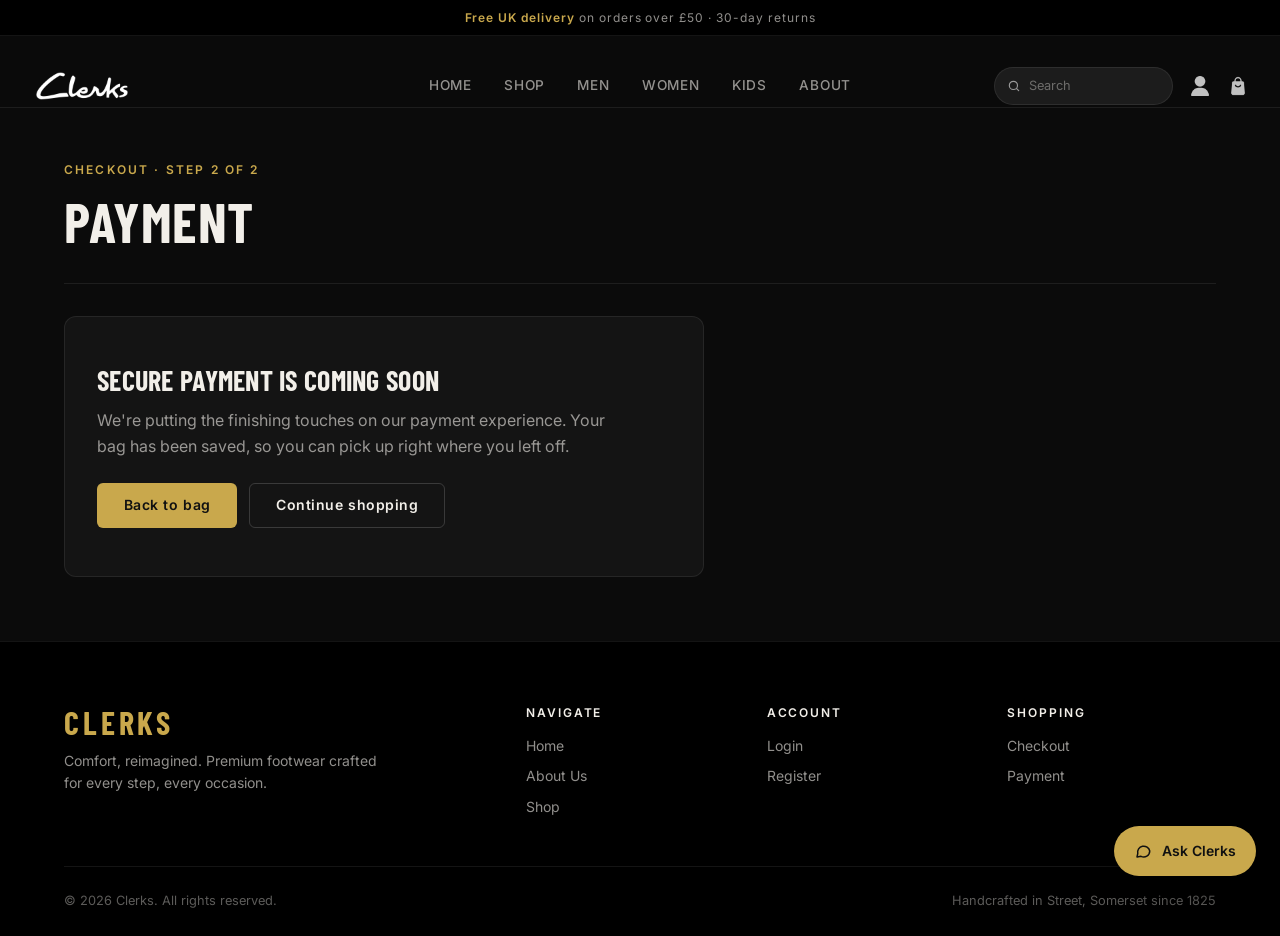
<file: pages/payment.html>
<!doctype html>
<html lang="en">
  <head>
    <meta charset="UTF-8" />
    <meta name="viewport" content="width=device-width, initial-scale=1.0" />
    <link rel="stylesheet" href="../styles.css" />
    <link rel="stylesheet" href="./payment.css" />
    <title>Payment — Clerks</title>
  </head>
  <body>
    <script src="../js/navbar.js"></script>

    <main class="container payment">
      <header class="page-header">
        <span class="eyebrow">Checkout · Step 2 of 2</span>
        <h1>Payment</h1>
      </header>

      <div class="payment-card">
        <h2>Secure payment is coming soon</h2>
        <p>
          We're putting the finishing touches on our payment experience. Your
          bag has been saved, so you can pick up right where you left off.
        </p>
        <div class="payment-card__actions">
          <a href="./checkout.html" class="btn btn--primary">Back to bag</a>
          <a href="./shop.html" class="btn btn--ghost">Continue shopping</a>
        </div>
      </div>
    </main>

    <script src="../js/cart.js"></script>
    <script src="../js/nav.js"></script>
    <script src="../js/footer.js"></script>
    <script src="../js/assistant.js"></script>
    <script src="../js/auth.js"></script>
  </body>
</html>
</file>
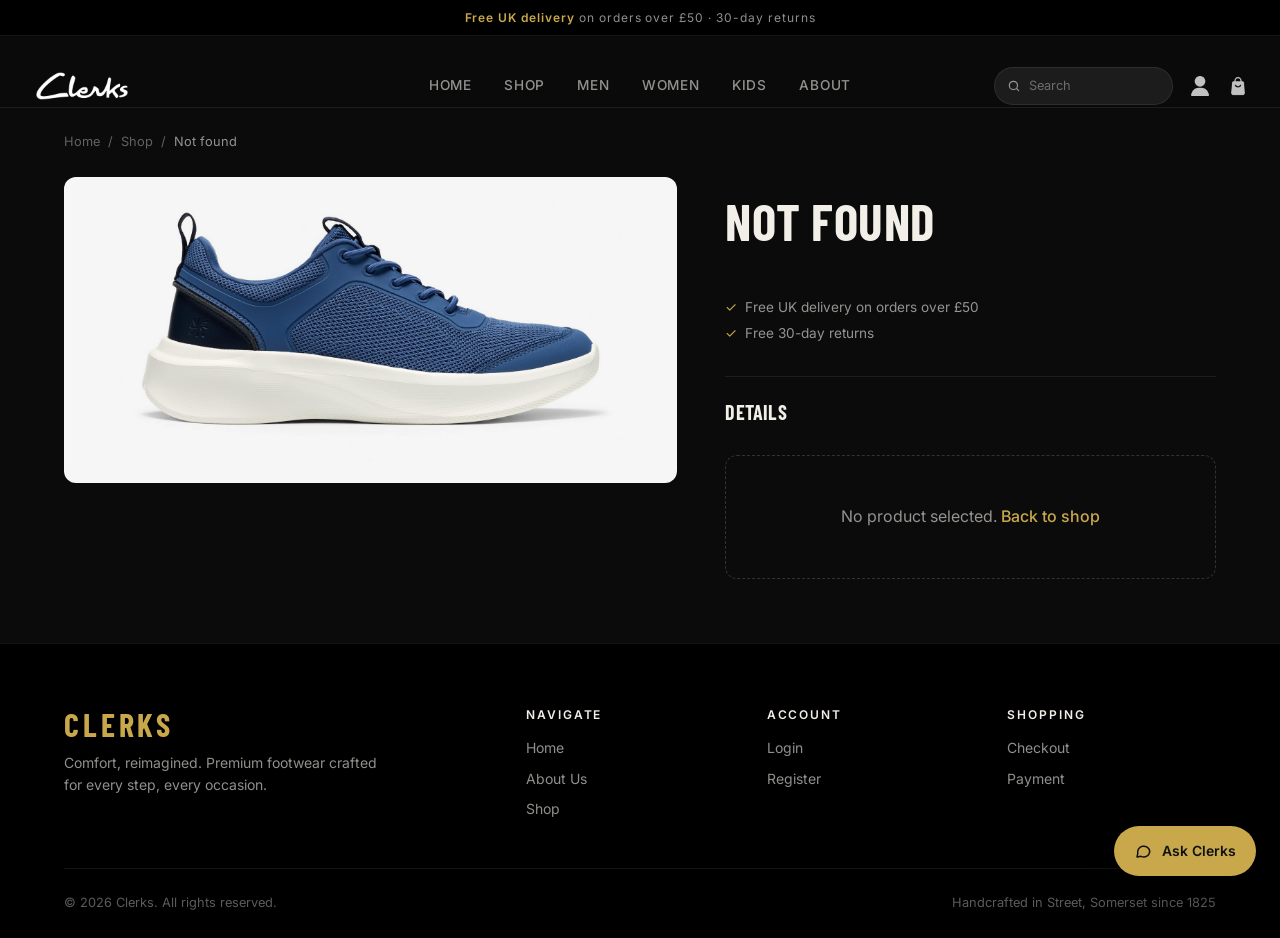
<file: pages/product.html>
<!doctype html>
<html lang="en">
  <head>
    <meta charset="UTF-8" />
    <meta name="viewport" content="width=device-width, initial-scale=1.0" />
    <link rel="stylesheet" href="../styles.css" />
    <link rel="stylesheet" href="product.css" />
    <title>Clerks</title>
  </head>

  <body>
    <script src="../js/navbar.js"></script>

    <main class="container product-page">
      <nav class="breadcrumb" aria-label="Breadcrumb">
        <a href="/index.html">Home</a>
        <span>/</span>
        <a href="/pages/shop.html" id="crumb-category">Shop</a>
        <span>/</span>
        <span class="breadcrumb__current" id="crumb-name">Loading…</span>
      </nav>

      <div class="product">
        <div class="gallery">
          <div class="gallery__main">
            <img id="main-image" src="../assets/mens_sports.png" alt="" />
          </div>
        </div>

        <div class="details">
          <span class="eyebrow" id="product-meta"></span>
          <h1 class="product-title" id="product-title">Loading…</h1>
          <p class="product-price-lg" id="product-price"></p>
          <p class="product-colour" id="product-colour"></p>

          <div class="size-picker">
            <div class="size-picker__head">
              <span class="size-picker__label">Select size (EU)</span>
              <span class="size-picker__selected" id="size-selected"></span>
            </div>
            <div class="size-grid" id="size-grid">
              <button type="button" class="size-btn" data-size="EU 36">36</button>
              <button type="button" class="size-btn" data-size="EU 37">37</button>
              <button type="button" class="size-btn" data-size="EU 38">38</button>
              <button type="button" class="size-btn" data-size="EU 39">39</button>
              <button type="button" class="size-btn" data-size="EU 40">40</button>
              <button type="button" class="size-btn" data-size="EU 41">41</button>
              <button type="button" class="size-btn" data-size="EU 42">42</button>
              <button type="button" class="size-btn" data-size="EU 43">43</button>
              <button type="button" class="size-btn" data-size="EU 44">44</button>
              <button type="button" class="size-btn" data-size="EU 45">45</button>
              <button type="button" class="size-btn" data-size="EU 46">46</button>
            </div>
            <p class="form-msg" id="size-msg" role="alert"></p>
          </div>

          <button class="btn btn--primary btn--lg btn--block" id="add-to-bag">
            Add to Bag
          </button>

          <ul class="perks-list">
            <li>Free UK delivery on orders over £50</li>
            <li>Free 30-day returns</li>
          </ul>

          <div class="spec">
            <h2 class="spec__title">Details</h2>
            <dl class="spec__list" id="spec-list"></dl>
          </div>
        </div>
      </div>

      <section class="recs" id="recs" hidden>
        <div class="section-head">
          <div>
            <span class="eyebrow">Picked for you</span>
            <h2 class="section-heading">You might also like</h2>
            <p class="recs__reason"></p>
          </div>
        </div>
        <div class="product-grid"></div>
      </section>
    </main>

    <script src="../js/cart.js"></script>
    <script src="../js/nav.js"></script>
    <script src="../js/footer.js"></script>
    <script src="../js/assistant.js"></script>
    <script src="../js/product.js"></script>
    <script src="../js/auth.js"></script>
  </body>
</html>
</file>
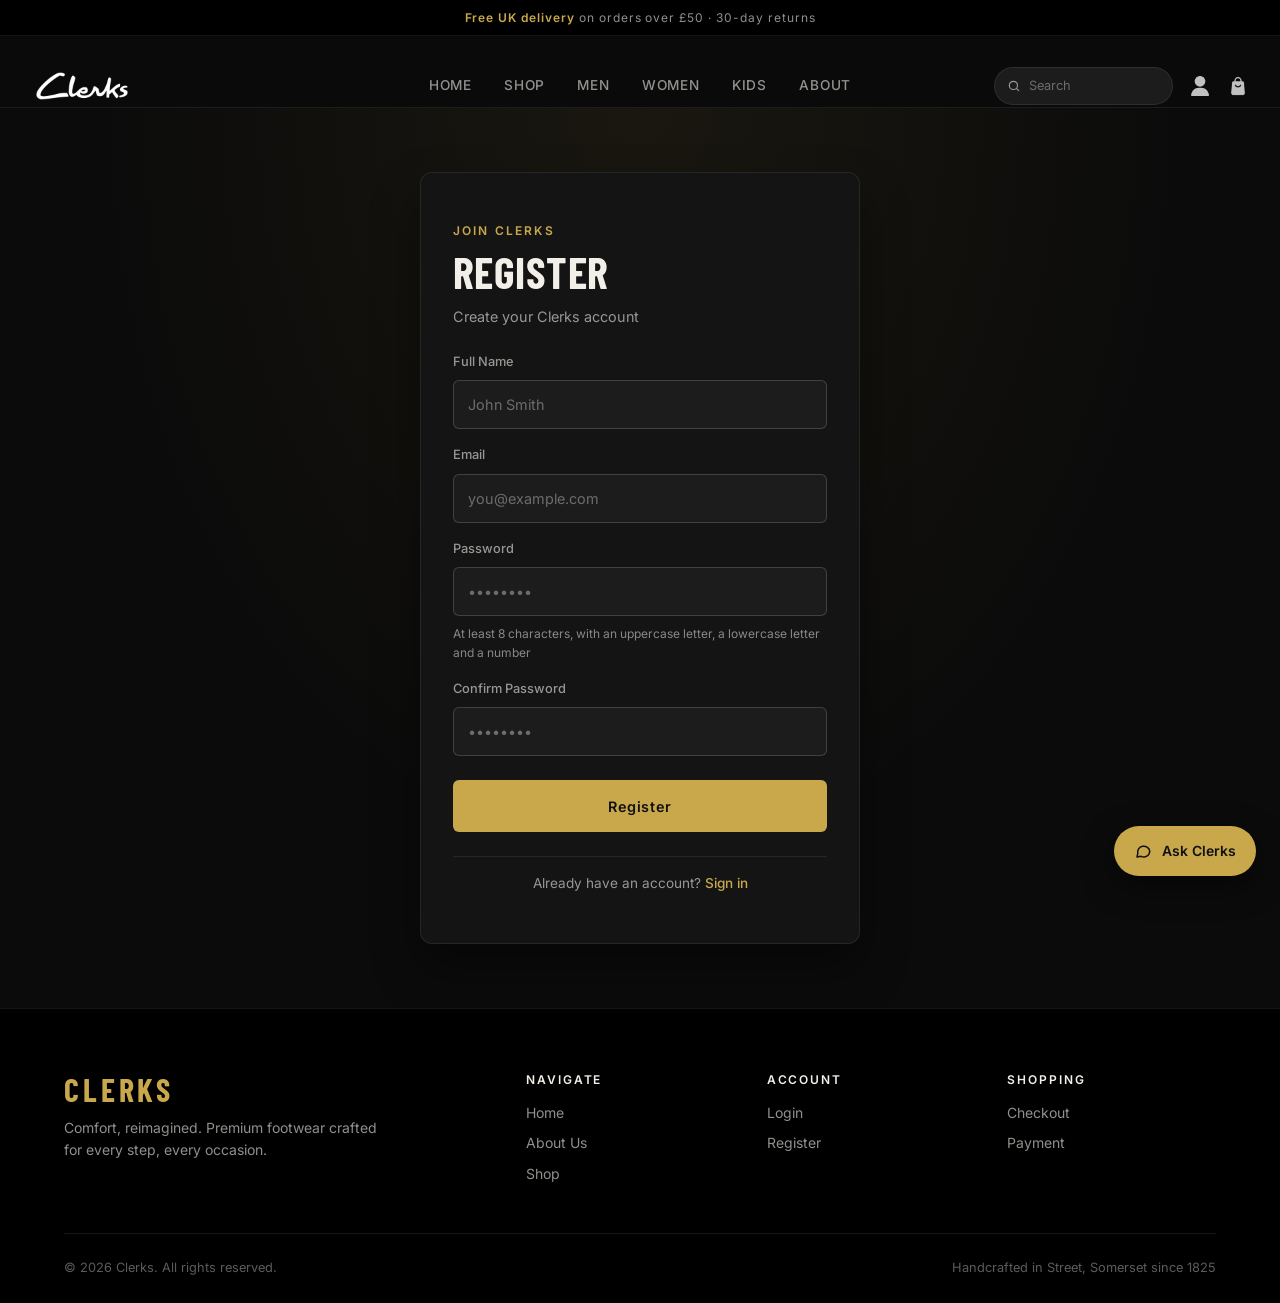
<file: pages/register.html>
<!doctype html>
<html lang="en">
  <head>
    <meta charset="UTF-8" />
    <meta name="viewport" content="width=device-width, initial-scale=1.0" />
    <link rel="stylesheet" href="../styles.css" />
    <link rel="stylesheet" href="./login.css" />
    <title>Clerks — Register</title>
  </head>
  <body>
    <script src="../js/navbar.js"></script>

    <main class="login-page">
      <div class="login-card">
        <span class="eyebrow">JOIN CLERKS</span>
        <h1>Register</h1>
        <p class="login-sub">Create your Clerks account</p>

        <form class="login-form">
          <div class="field">
            <label for="full-name">Full Name</label>
            <input
              type="text"
              id="full-name"
              name="full-name"
              placeholder="John Smith"
            />
          </div>
          <div class="field">
            <label for="email">Email</label>
            <input
              type="email"
              id="email"
              name="email"
              placeholder="you@example.com"
            />
          </div>
          <div class="field">
            <label for="password">Password</label>
            <input
              type="password"
              id="password"
              name="password"
              placeholder="••••••••"
            />
            <small style="font-size: 12px; color: #888">
              At least 8 characters, with an uppercase letter, a lowercase letter and a number
            </small>
          </div>
          <div class="field">
            <label for="confirm-password">Confirm Password</label>
            <input
              type="password"
              id="confirm-password"
              name="confirm-password"
              placeholder="••••••••"
            />
          </div>
          <button type="submit" class="login-btn">Register</button>
        </form>

        <p class="logout-row" style="display: none" id="logout-row">
          <a href="#" id="logout-btn" class="logout-btn" style="display: none"
            >Log out</a
          >
        </p>
        <p class="register-link">
          Already have an account? <a href="./login.html">Sign in</a>
        </p>
      </div>
    </main>
    <script src="../js/cart.js"></script>
    <script src="../js/nav.js"></script>
    <script src="../js/footer.js"></script>
    <script src="../js/assistant.js"></script>
    <script src="../js/auth.js"></script>
  </body>
</html>
</file>
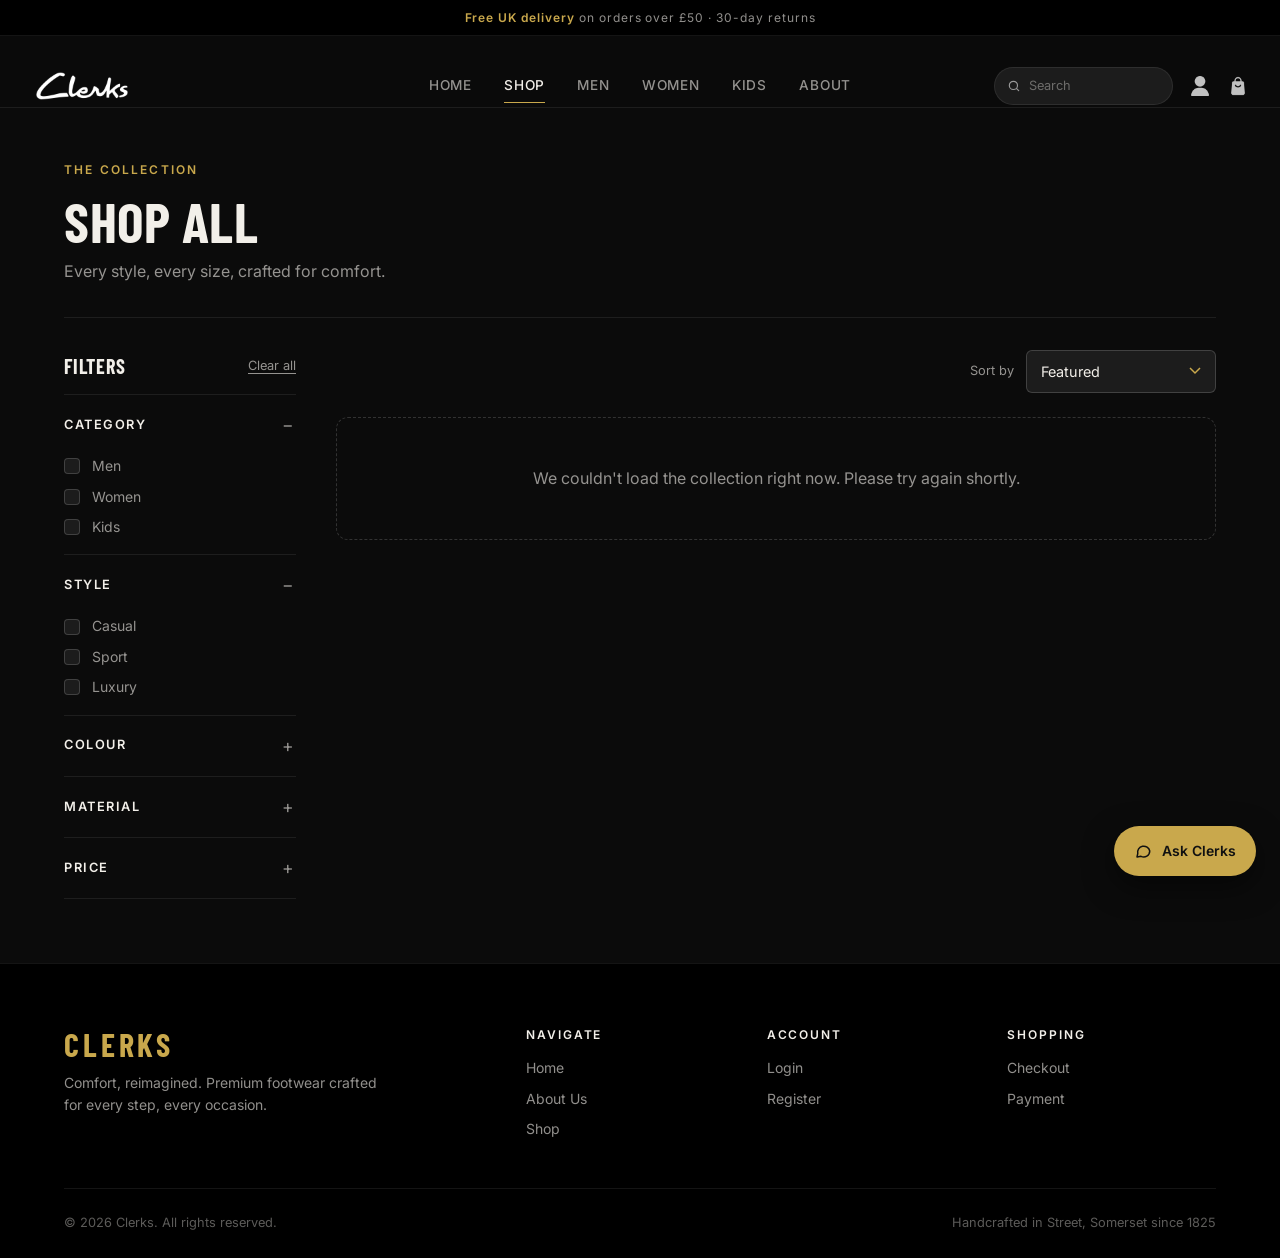
<file: pages/shop.html>
<!doctype html>
<html lang="en">
  <head>
    <meta charset="UTF-8" />
    <meta name="viewport" content="width=device-width, initial-scale=1.0" />
    <link rel="stylesheet" href="../styles.css" />
    <link rel="stylesheet" href="shop.css" />
    <title>Shop — Clerks</title>
  </head>

  <body>
    <script src="../js/navbar.js"></script>

    <main class="container shop">
      <header class="page-header shop-header">
        <span class="eyebrow">The Collection</span>
        <h1 id="shop-title">Shop All</h1>
        <p>Every style, every size, crafted for comfort.</p>
      </header>

      <div class="shop-layout">
        <aside class="filters" aria-label="Filters">
          <div class="filters__head">
            <span class="filters__heading">Filters</span>
            <button type="button" class="filters__clear" id="clear-filters">
              Clear all
            </button>
          </div>
          <details class="filter" data-filter="category" open>
            <summary class="filter__title">Category</summary>
            <div class="filter__options">
              <label class="check"><input type="checkbox" value="men" /><span>Men</span></label>
              <label class="check"><input type="checkbox" value="women" /><span>Women</span></label>
              <label class="check"><input type="checkbox" value="kids" /><span>Kids</span></label>
            </div>
          </details>
          <details class="filter" data-filter="style" open>
            <summary class="filter__title">Style</summary>
            <div class="filter__options">
              <label class="check"><input type="checkbox" value="casual" /><span>Casual</span></label>
              <label class="check"><input type="checkbox" value="sport" /><span>Sport</span></label>
              <label class="check"><input type="checkbox" value="luxury" /><span>Luxury</span></label>
            </div>
          </details>
          <details class="filter" data-filter="colour">
            <summary class="filter__title">Colour</summary>
            <div class="filter__options">
              <label class="check"><input type="checkbox" value="black" /><span>Black</span></label>
              <label class="check"><input type="checkbox" value="blue" /><span>Blue</span></label>
              <label class="check"><input type="checkbox" value="brown" /><span>Brown</span></label>
              <label class="check"><input type="checkbox" value="grey" /><span>Grey</span></label>
              <label class="check"><input type="checkbox" value="pink" /><span>Pink</span></label>
              <label class="check"><input type="checkbox" value="white" /><span>White</span></label>
            </div>
          </details>
          <details class="filter" data-filter="material">
            <summary class="filter__title">Material</summary>
            <div class="filter__options">
              <label class="check"><input type="checkbox" value="fabric" /><span>Fabric</span></label>
              <label class="check"><input type="checkbox" value="leather" /><span>Leather</span></label>
            </div>
          </details>
          <details class="filter" data-filter="price">
            <summary class="filter__title">Price</summary>
            <div class="filter__options">
              <label class="check"><input type="checkbox" value="£0-£10" /><span>£0 – £10</span></label>
              <label class="check"><input type="checkbox" value="£10-£20" /><span>£10 – £20</span></label>
              <label class="check"><input type="checkbox" value="£20-£30" /><span>£20 – £30</span></label>
              <label class="check"><input type="checkbox" value="£30-£40" /><span>£30 – £40</span></label>
              <label class="check"><input type="checkbox" value="£40-£50" /><span>£40 – £50</span></label>
              <label class="check"><input type="checkbox" value="£50-£60" /><span>£50 – £60</span></label>
              <label class="check"><input type="checkbox" value="£60-£70" /><span>£60 – £70</span></label>
              <label class="check"><input type="checkbox" value="£70-£80" /><span>£70 – £80</span></label>
              <label class="check"><input type="checkbox" value="£80-£90" /><span>£80 – £90</span></label>
              <label class="check"><input type="checkbox" value="£90-£100" /><span>£90 – £100</span></label>
              <label class="check"><input type="checkbox" value="£100+" /><span>£100+</span></label>
            </div>
          </details>
        </aside>

        <section class="shop-results">
          <div class="toolbar">
            <p class="result-count" id="result-count">Loading…</p>
            <div class="sort" id="sort-section">
              <label for="sort-select">Sort by</label>
              <select id="sort-select" class="input">
                <option value="relevance">Featured</option>
                <option value="price_low-high">Price: Low to High</option>
                <option value="price_high-low">Price: High to Low</option>
                <option value="alpha_a-z">Name: A – Z</option>
                <option value="alpha_z-a">Name: Z – A</option>
              </select>
            </div>
          </div>

          <div class="product-grid products">
            <div class="skeleton"></div>
            <div class="skeleton"></div>
            <div class="skeleton"></div>
            <div class="skeleton"></div>
            <div class="skeleton"></div>
            <div class="skeleton"></div>
          </div>
        </section>
      </div>
    </main>

    <script src="../js/cart.js"></script>
    <script src="../js/shop.js"></script>
    <script src="../js/nav.js"></script>
    <script src="../js/footer.js"></script>
    <script src="../js/assistant.js"></script>
    <script src="../js/auth.js"></script>
  </body>
</html>
</file>
<file: styles.css>
@import url("https://fonts.googleapis.com/css2?family=Barlow+Condensed:wght@600;700&family=Inter:wght@400;500;600&display=swap");

/* ── Design tokens ─────────────────────────────────── */
:root {
  --bg: #0b0b0b;
  --surface: #141414;
  --surface-2: #1c1c1c;
  --border: rgba(255, 255, 255, 0.08);
  --border-strong: rgba(255, 255, 255, 0.16);
  --text: #f2efe9;
  --text-muted: rgba(242, 239, 233, 0.6);
  --text-faint: rgba(242, 239, 233, 0.38);
  --gold: #c9a84c;
  --gold-hover: #e0bf63;
  --gold-faint: rgba(201, 168, 76, 0.12);
  --danger: #e0685c;
  --success: #7fbf7f;

  --font-display: "Barlow Condensed", "Arial Narrow", sans-serif;
  --font-body: "Inter", system-ui, -apple-system, "Segoe UI", sans-serif;

  --r-sm: 6px;
  --r-md: 12px;
  --r-pill: 999px;

  --s-1: 0.25rem;
  --s-2: 0.5rem;
  --s-3: 0.75rem;
  --s-4: 1rem;
  --s-6: 1.5rem;
  --s-8: 2rem;
  --s-12: 3rem;
  --s-16: 4rem;

  --maxw: 1200px;
  --ease: 0.2s ease;
  --nav-h: 72px;
}

/* ── Reset / base ──────────────────────────────────── */
*,
*::before,
*::after {
  box-sizing: border-box;
  margin: 0;
  padding: 0;
}

html {
  -webkit-text-size-adjust: 100%;
  scroll-behavior: smooth;
}

body {
  min-height: 100vh;
  display: flex;
  flex-direction: column;
  background-color: var(--bg);
  color: var(--text);
  font-family: var(--font-body);
  font-size: 16px;
  font-weight: 400;
  line-height: 1.6;
  overflow-x: hidden;
  -webkit-font-smoothing: antialiased;
}

body > main,
body > .page {
  flex: 1;
}

img {
  display: block;
  max-width: 100%;
}

a {
  color: inherit;
  text-decoration: none;
}

button,
input,
select,
textarea {
  font: inherit;
  color: inherit;
}

button {
  cursor: pointer;
}

h1,
h2,
h3,
h4 {
  font-family: var(--font-display);
  font-weight: 700;
  line-height: 1.1;
  letter-spacing: 0.01em;
  text-transform: uppercase;
}

:focus-visible {
  outline: 2px solid var(--gold);
  outline-offset: 2px;
}

/* ── Layout helpers ────────────────────────────────── */
.container {
  width: 100%;
  max-width: var(--maxw);
  margin: 0 auto;
  padding: 0 var(--s-6);
}

.section {
  padding: var(--s-16) 0;
}

.section-head {
  display: flex;
  align-items: flex-end;
  justify-content: space-between;
  gap: var(--s-4);
  margin-bottom: var(--s-6);
}

.section-heading {
  font-size: clamp(1.75rem, 3vw, 2.25rem);
}

.section-link {
  font-size: 0.875rem;
  font-weight: 500;
  color: var(--gold);
  white-space: nowrap;
  transition: color var(--ease);
}

.section-link:hover {
  color: var(--gold-hover);
}

.eyebrow {
  display: inline-block;
  font-size: 0.75rem;
  font-weight: 600;
  letter-spacing: 0.18em;
  text-transform: uppercase;
  color: var(--gold);
}

.page-header {
  padding: var(--s-12) 0 var(--s-8);
  border-bottom: 1px solid var(--border);
}

.page-header h1 {
  font-size: clamp(2.25rem, 5vw, 3.5rem);
  margin-top: var(--s-2);
}

.page-header p {
  color: var(--text-muted);
  margin-top: var(--s-2);
  max-width: 60ch;
}

/* ── Buttons ───────────────────────────────────────── */
.btn {
  display: inline-flex;
  align-items: center;
  justify-content: center;
  gap: var(--s-2);
  padding: 0.8rem 1.6rem;
  border: 1px solid transparent;
  border-radius: var(--r-sm);
  font-family: var(--font-body);
  font-size: 0.875rem;
  font-weight: 600;
  letter-spacing: 0.04em;
  line-height: 1.2;
  text-align: center;
  white-space: nowrap;
  cursor: pointer;
  transition:
    background-color var(--ease),
    border-color var(--ease),
    color var(--ease),
    transform var(--ease);
}

.btn:active {
  transform: translateY(1px);
}

.btn:disabled {
  opacity: 0.5;
  cursor: not-allowed;
}

.btn--primary {
  background-color: var(--gold);
  color: #111;
}

.btn--primary:hover:not(:disabled) {
  background-color: var(--gold-hover);
}

.btn--ghost {
  background-color: transparent;
  border-color: var(--border-strong);
  color: var(--text);
}

.btn--ghost:hover:not(:disabled) {
  border-color: var(--gold);
  color: var(--gold);
}

.btn--block {
  width: 100%;
}

.btn--lg {
  padding: 1rem 2rem;
  font-size: 0.95rem;
}

/* ── Form fields ───────────────────────────────────── */
.field {
  display: flex;
  flex-direction: column;
  gap: var(--s-2);
}

.field label {
  font-size: 0.8rem;
  font-weight: 500;
  color: var(--text-muted);
}

.input,
.field input {
  width: 100%;
  padding: 0.75rem 0.9rem;
  background-color: var(--surface-2);
  border: 1px solid var(--border-strong);
  border-radius: var(--r-sm);
  color: var(--text);
  font-size: 0.9rem;
  outline: none;
  transition:
    border-color var(--ease),
    box-shadow var(--ease);
}

.input::placeholder,
.field input::placeholder {
  color: var(--text-faint);
}

.input:focus,
.field input:focus {
  border-color: var(--gold);
  box-shadow: 0 0 0 3px var(--gold-faint);
}

select.input {
  appearance: none;
  padding-right: 2.25rem;
  background-image: url("data:image/svg+xml,%3Csvg xmlns='http://www.w3.org/2000/svg' width='12' height='8' viewBox='0 0 12 8'%3E%3Cpath d='M1 1l5 5 5-5' stroke='%23c9a84c' stroke-width='1.5' fill='none'/%3E%3C/svg%3E");
  background-repeat: no-repeat;
  background-position: right 0.9rem center;
  cursor: pointer;
}

/* ── Product card ──────────────────────────────────── */
.product-grid {
  display: grid;
  grid-template-columns: repeat(auto-fill, minmax(250px, 1fr));
  gap: var(--s-6);
}

.card {
  display: flex;
  flex-direction: column;
  background-color: var(--surface);
  border: 1px solid var(--border);
  border-radius: var(--r-md);
  overflow: hidden;
  cursor: pointer;
  transition:
    transform var(--ease),
    border-color var(--ease),
    box-shadow var(--ease);
}

.card:hover {
  transform: translateY(-4px);
  border-color: rgba(201, 168, 76, 0.35);
  box-shadow: 0 16px 32px rgba(0, 0, 0, 0.45);
}

.card-media {
  aspect-ratio: 2 / 1;
  background: #f6f6f6; /* matches the product photo backgrounds */
  overflow: hidden;
}

.card-media img {
  width: 100%;
  height: 100%;
  object-fit: contain;
  padding: var(--s-2) var(--s-4);
  transition: transform 0.4s ease;
}

.card:hover .card-media img {
  transform: scale(1.05);
}

.card-body {
  display: flex;
  flex-direction: column;
  gap: var(--s-1);
  padding: var(--s-4);
  flex: 1;
}

.card-meta {
  font-size: 0.7rem;
  font-weight: 600;
  letter-spacing: 0.14em;
  text-transform: uppercase;
  color: var(--text-faint);
}

.card .product-name {
  font-family: var(--font-body);
  font-size: 1rem;
  font-weight: 500;
  line-height: 1.35;
  letter-spacing: 0;
  text-transform: none;
  color: var(--text);
}

.card .product-price {
  font-size: 0.95rem;
  font-weight: 600;
  color: var(--gold);
  margin-bottom: var(--s-3);
}

.add-to-bag {
  margin-top: auto;
  width: 100%;
  padding: 0.7rem;
  background-color: transparent;
  border: 1px solid var(--border-strong);
  border-radius: var(--r-sm);
  color: var(--text);
  font-size: 0.8rem;
  font-weight: 600;
  letter-spacing: 0.06em;
  text-transform: uppercase;
  cursor: pointer;
  transition:
    background-color var(--ease),
    border-color var(--ease),
    color var(--ease);
}

.add-to-bag:hover:not(:disabled) {
  background-color: var(--gold);
  border-color: var(--gold);
  color: #111;
}

.add-to-bag.is-added,
.add-to-bag:disabled {
  background-color: var(--gold);
  border-color: var(--gold);
  color: #111;
  cursor: default;
}

/* ── States ────────────────────────────────────────── */
.empty-state {
  grid-column: 1 / -1;
  padding: var(--s-12) var(--s-6);
  text-align: center;
  color: var(--text-muted);
  border: 1px dashed var(--border-strong);
  border-radius: var(--r-md);
}

.empty-state a {
  color: var(--gold);
  font-weight: 500;
}

.skeleton {
  background: linear-gradient(90deg, var(--surface) 0%, var(--surface-2) 50%, var(--surface) 100%);
  background-size: 200% 100%;
  animation: shimmer 1.4s infinite;
  border-radius: var(--r-md);
  aspect-ratio: 4 / 4.2;
}

@keyframes shimmer {
  from {
    background-position: 200% 0;
  }
  to {
    background-position: -200% 0;
  }
}

/* ── Mobile menu (built by js/nav.js) ──────────────── */
#burger-btn {
  display: none;
  flex-direction: column;
  justify-content: center;
  align-items: center;
  gap: 5px;
  width: 40px;
  height: 40px;
  background: transparent;
  border: none;
  margin-left: var(--s-2);
}

#burger-btn span {
  display: block;
  width: 22px;
  height: 2px;
  background: var(--text);
  border-radius: 2px;
}

#mobile-menu {
  display: none;
  position: fixed;
  inset: 0;
  background: rgba(11, 11, 11, 0.98);
  z-index: 2000;
  flex-direction: column;
  align-items: center;
  justify-content: center;
}

#mobile-menu.open {
  display: flex;
}

#close-menu {
  position: absolute;
  top: 18px;
  right: 22px;
  background: transparent;
  border: none;
  color: var(--text);
  font-size: 2.25rem;
  line-height: 1;
}

#mobile-menu ul {
  list-style: none;
  display: flex;
  flex-direction: column;
  align-items: center;
  gap: var(--s-6);
}

#mobile-menu li {
  font-family: var(--font-display);
  font-size: 1.9rem;
  font-weight: 700;
  letter-spacing: 0.06em;
  text-transform: uppercase;
  transition: color var(--ease);
}

#mobile-menu li:hover,
#mobile-menu li a.is-active {
  color: var(--gold);
}

@media (max-width: 900px) {
  #burger-btn {
    display: flex;
  }
}

@media (max-width: 600px) {
  .container {
    padding: 0 var(--s-4);
  }

  .section {
    padding: var(--s-12) 0;
  }

  .product-grid {
    grid-template-columns: repeat(2, 1fr);
    gap: var(--s-3);
  }

  .card-body {
    padding: var(--s-3);
  }

  .product-name {
    font-size: 0.9rem;
  }
}

@media (max-width: 380px) {
  .product-grid {
    grid-template-columns: 1fr;
  }
}

/* ── Recommendations ───────────────────────────────── */
.recs {
  margin-top: var(--s-16);
  padding-top: var(--s-12);
  border-top: 1px solid var(--border);
}

.recs[hidden] {
  display: none;
}

.recs__reason {
  margin-top: var(--s-2);
  font-size: 0.9rem;
  color: var(--text-muted);
}
</file>
<file: home.css>
/* ── Hero ──────────────────────────────────────────── */
.hero {
  position: relative;
  display: flex;
  align-items: center;
  min-height: min(82vh, 760px);
  background-image:
    linear-gradient(90deg, rgba(0, 0, 0, 0.85) 0%, rgba(0, 0, 0, 0.55) 45%, rgba(0, 0, 0, 0.1) 100%),
    url("./assets/bg.webp");
  background-size: cover;
  background-position: 20% center;
}

.hero-content {
  display: flex;
  flex-direction: column;
  align-items: flex-start;
  gap: var(--s-4);
  padding-top: var(--s-16);
  padding-bottom: var(--s-16);
}

.hero h1 {
  font-size: clamp(2.75rem, 7vw, 5.5rem);
}

.hero-subtitle {
  max-width: 42ch;
  color: var(--text-muted);
  font-size: 1.05rem;
}

.hero-actions {
  display: flex;
  flex-wrap: wrap;
  gap: var(--s-3);
  margin-top: var(--s-2);
}

/* ── Perks strip ───────────────────────────────────── */
.perks {
  border-bottom: 1px solid var(--border);
  background-color: var(--surface);
}

.perks-grid {
  display: grid;
  grid-template-columns: repeat(3, 1fr);
}

.perk {
  display: flex;
  flex-direction: column;
  align-items: center;
  padding: var(--s-6) var(--s-4);
  text-align: center;
}

.perk + .perk {
  border-left: 1px solid var(--border);
}

.perk-title {
  font-family: var(--font-display);
  font-size: 1.15rem;
  font-weight: 700;
  letter-spacing: 0.04em;
  text-transform: uppercase;
}

.perk-text {
  font-size: 0.8rem;
  color: var(--text-muted);
}

/* ── Category tiles ────────────────────────────────── */
.category-tiles {
  display: grid;
  grid-template-columns: repeat(3, 1fr);
  gap: var(--s-6);
}

.category-tile {
  position: relative;
  aspect-ratio: 4 / 5;
  border-radius: var(--r-md);
  overflow: hidden;
  background-color: var(--surface-2);
  border: 1px solid var(--border);
}

.category-tile img {
  width: 100%;
  height: 100%;
  object-fit: cover;
  transition: transform 0.5s ease;
}

.category-tile::after {
  content: "";
  position: absolute;
  inset: 0;
  background: linear-gradient(to top, rgba(0, 0, 0, 0.75), transparent 55%);
}

.category-tile:hover img {
  transform: scale(1.05);
}

.category-tile__label {
  position: absolute;
  left: var(--s-6);
  bottom: var(--s-6);
  z-index: 1;
  font-family: var(--font-display);
  font-size: 2rem;
  font-weight: 700;
  text-transform: uppercase;
  letter-spacing: 0.04em;
}

.category-tile__label::after {
  content: " →";
  color: var(--gold);
  transition: margin-left var(--ease);
}

.category-tile:hover .category-tile__label::after {
  margin-left: 6px;
}

/* ── Catalogue ─────────────────────────────────────── */
.section--tight {
  padding-top: 0;
}

/* ── Responsive ────────────────────────────────────── */
@media (max-width: 768px) {
  .hero {
    min-height: 70vh;
    background-image:
      linear-gradient(0deg, rgba(0, 0, 0, 0.9) 0%, rgba(0, 0, 0, 0.5) 100%),
      url("./assets/bg.webp");
    background-position: center;
  }

  .category-tiles {
    grid-template-columns: 1fr 1fr;
    gap: var(--s-3);
  }

  .category-tile:last-child {
    grid-column: 1 / -1;
    aspect-ratio: 16 / 9;
  }

  .category-tile__label {
    font-size: 1.5rem;
    left: var(--s-4);
    bottom: var(--s-4);
  }
}

@media (max-width: 600px) {
  .perks-grid {
    grid-template-columns: 1fr;
  }

  .perk {
    padding: var(--s-3);
  }

  .perk + .perk {
    border-left: none;
    border-top: 1px solid var(--border);
  }
}

#catalogue .product-grid {
  grid-template-columns: repeat(auto-fit, minmax(250px, 1fr));
}

@media (max-width: 600px) {
  #catalogue .product-grid {
    grid-template-columns: repeat(2, 1fr);
  }
}
</file>
<file: checkout-Payment/checkout.css>
.hspacer {
    width: max(0%, 100%);
}

#page-container {
    min-height: 800px;
    margin: 0 auto;
    box-sizing: border-box;
    display: flex;
    flex-direction: column;
    
}



#DataSum {
    display: flex;
    flex-direction: column;
    align-items: flex-start;
    position: absolute;
    top: 250px;
    right: 300px;
}

#total {
    display: flex;
    flex-direction: column;
    align-items: flex-start;
    position: absolute;
    top: 450px;
    right: 300px;
}
</file>
<file: pages/about-us.css>
/* ── Hero ──────────────────────────────────────────── */
.about-hero {
  padding: var(--s-16) 0;
  border-bottom: 1px solid var(--border);
}

.about-hero__inner {
  display: grid;
  grid-template-columns: 1fr 1fr;
  gap: var(--s-12);
  align-items: center;
}

.about-hero__text {
  display: flex;
  flex-direction: column;
  align-items: flex-start;
  gap: var(--s-4);
}

.about-hero__text h1 {
  font-size: clamp(3rem, 7vw, 5.5rem);
}

.about-hero__text p {
  max-width: 52ch;
  color: var(--text-muted);
  font-size: 1.05rem;
  margin-bottom: var(--s-2);
}

.about-hero__image,
.story-row__image {
  border-radius: var(--r-md);
  border: 1px solid var(--border);
  overflow: hidden;
  background-color: var(--surface);
}

.about-hero__image {
  aspect-ratio: 4 / 5;
}

.about-hero__image img,
.story-row__image img {
  width: 100%;
  height: 100%;
  object-fit: cover;
}

/* ── Stats ─────────────────────────────────────────── */
.stats {
  background-color: var(--surface);
  border-bottom: 1px solid var(--border);
}

.stats__grid {
  display: grid;
  grid-template-columns: repeat(3, 1fr);
}

.stat {
  display: flex;
  flex-direction: column;
  align-items: center;
  padding: var(--s-8) var(--s-4);
  text-align: center;
}

.stat + .stat {
  border-left: 1px solid var(--border);
}

.stat__value {
  font-family: var(--font-display);
  font-size: clamp(2rem, 4vw, 3rem);
  font-weight: 700;
  line-height: 1;
  color: var(--gold);
}

.stat__label {
  margin-top: var(--s-2);
  font-size: 0.8rem;
  letter-spacing: 0.08em;
  text-transform: uppercase;
  color: var(--text-muted);
}

/* ── Story rows ────────────────────────────────────── */
.story {
  padding-top: var(--s-16);
  padding-bottom: var(--s-16);
  display: flex;
  flex-direction: column;
  gap: var(--s-16);
}

.story-row {
  display: grid;
  grid-template-columns: 1fr 1fr;
  gap: var(--s-12);
  align-items: center;
}

.story-row--reverse .story-row__text {
  order: 2;
}

.story-row__text {
  display: flex;
  flex-direction: column;
  gap: var(--s-3);
}

.story-row__text h2 {
  font-size: clamp(2rem, 3.5vw, 2.75rem);
}

.story-row__text p {
  max-width: 52ch;
  color: var(--text-muted);
}

.story-row__image {
  aspect-ratio: 3 / 2;
}

/* ── Responsive ────────────────────────────────────── */
@media (max-width: 900px) {
  .about-hero__inner,
  .story-row {
    grid-template-columns: 1fr;
    gap: var(--s-6);
  }

  .about-hero__image {
    aspect-ratio: 16 / 10;
  }

  .story-row--reverse .story-row__text {
    order: 0;
  }

  .story {
    gap: var(--s-12);
  }
}

@media (max-width: 600px) {
  .about-hero {
    padding: var(--s-8) 0;
  }

  .stat {
    padding: var(--s-6) var(--s-2);
  }

  .story {
    padding-top: var(--s-12);
    padding-bottom: var(--s-12);
  }
}
</file>
<file: pages/checkout.css>
.checkout {
  padding-bottom: var(--s-16);
}

.checkout-layout {
  display: grid;
  grid-template-columns: 1fr 380px;
  gap: var(--s-12);
  align-items: start;
  padding-top: var(--s-8);
}

/* ── Shared label ──────────────────────────────────── */
.section-label {
  font-size: 0.75rem;
  font-weight: 600;
  letter-spacing: 0.16em;
  text-transform: uppercase;
  color: var(--text);
  margin-bottom: var(--s-4);
}

.item-count {
  color: var(--text-faint);
  font-weight: 400;
}

/* ── Cart list ─────────────────────────────────────── */
.cart-list {
  list-style: none;
  border-top: 1px solid var(--border);
}

.cart-item {
  display: flex;
  align-items: center;
  gap: var(--s-4);
  padding: var(--s-6) 0;
  border-bottom: 1px solid var(--border);
  animation: slideIn 0.3s ease both;
  transition:
    opacity 0.28s ease,
    transform 0.28s ease;
}

.cart-item.removing {
  opacity: 0;
  transform: translateX(20px);
}

.item-thumb {
  width: 110px;
  aspect-ratio: 4 / 3;
  flex-shrink: 0;
  border-radius: var(--r-sm);
  border: 1px solid var(--border);
  background-color: var(--surface-2);
  overflow: hidden;
}

.item-thumb img {
  width: 100%;
  height: 100%;
  object-fit: cover;
}

.item-info {
  flex: 1;
  min-width: 0;
}

.item-name {
  font-weight: 500;
  margin-bottom: var(--s-3);
  white-space: nowrap;
  overflow: hidden;
  text-overflow: ellipsis;
}

/* ── Qty controls ──────────────────────────────────── */
.qty-row {
  display: inline-flex;
  align-items: center;
  border: 1px solid var(--border-strong);
  border-radius: var(--r-sm);
  overflow: hidden;
}

.qty-btn {
  width: 32px;
  height: 32px;
  display: flex;
  align-items: center;
  justify-content: center;
  background: none;
  border: none;
  color: var(--text);
  font-size: 1rem;
  transition: background-color var(--ease);
}

.qty-btn:hover {
  background-color: var(--surface-2);
}

.qty-num {
  min-width: 32px;
  font-size: 0.85rem;
  text-align: center;
}

/* ── Item right ────────────────────────────────────── */
.item-right {
  display: flex;
  flex-direction: column;
  align-items: flex-end;
  gap: var(--s-3);
  flex-shrink: 0;
}

.item-price {
  font-weight: 600;
  color: var(--gold);
}

.remove-btn {
  display: flex;
  align-items: center;
  justify-content: center;
  width: 28px;
  height: 28px;
  background: none;
  border: 1px solid transparent;
  border-radius: var(--r-pill);
  color: var(--text-faint);
  transition:
    color var(--ease),
    border-color var(--ease);
}

.remove-btn:hover {
  color: var(--text);
  border-color: var(--border-strong);
}

/* ── Empty state ───────────────────────────────────── */
.cart-section .empty-state {
  display: none;
  flex-direction: column;
  align-items: center;
  gap: var(--s-4);
}

/* ── Summary card ──────────────────────────────────── */
.summary-card {
  position: sticky;
  top: calc(var(--nav-h) + var(--s-6));
  padding: var(--s-8);
  background-color: var(--surface);
  border: 1px solid var(--border);
  border-radius: var(--r-md);
}

.summary-line {
  display: flex;
  justify-content: space-between;
  align-items: baseline;
  margin-bottom: var(--s-3);
  font-size: 0.9rem;
}

.s-label {
  color: var(--text-muted);
}

.promo-label,
.promo-value {
  color: var(--success);
}

.summary-divider {
  height: 1px;
  margin: var(--s-4) 0;
  background-color: var(--border);
}

.total-line {
  align-items: center;
  margin-bottom: var(--s-6);
}

.total-label {
  font-size: 0.8rem;
  font-weight: 600;
  letter-spacing: 0.12em;
}

.total-value {
  font-family: var(--font-display);
  font-size: 2rem;
  font-weight: 700;
  color: var(--gold);
}

/* ── Promo ─────────────────────────────────────────── */
.promo-row {
  display: flex;
  gap: var(--s-2);
}

.promo-input {
  flex: 1;
  min-width: 0;
  text-transform: uppercase;
  letter-spacing: 0.06em;
}

.promo-input::placeholder {
  text-transform: none;
  letter-spacing: 0;
}

.promo-apply-btn {
  padding-left: 1.1rem;
  padding-right: 1.1rem;
}

.promo-msg {
  min-height: 1.2em;
  margin-top: var(--s-2);
  font-size: 0.8rem;
}

.promo-msg.success {
  color: var(--success);
}

.promo-msg.error {
  color: var(--danger);
}

/* ── Proceed ───────────────────────────────────────── */
.proceed-link {
  display: block;
}

.secure-note {
  margin-top: var(--s-4);
  text-align: center;
  font-size: 0.75rem;
  color: var(--text-faint);
}

@keyframes slideIn {
  from {
    opacity: 0;
    transform: translateX(-12px);
  }
  to {
    opacity: 1;
    transform: translateX(0);
  }
}

/* ── Responsive ────────────────────────────────────── */
@media (max-width: 900px) {
  .checkout-layout {
    grid-template-columns: 1fr;
    gap: var(--s-8);
  }

  .summary-card {
    position: static;
  }
}

@media (max-width: 480px) {
  .item-thumb {
    width: 76px;
  }

  .summary-card {
    padding: var(--s-6);
  }
}
</file>
<file: pages/login.css>
.login-page {
  display: flex;
  align-items: center;
  justify-content: center;
  padding: var(--s-16) var(--s-4);
  background:
    radial-gradient(ellipse at top, rgba(201, 168, 76, 0.08), transparent 60%),
    var(--bg);
}

.login-card {
  width: 100%;
  max-width: 440px;
  display: flex;
  flex-direction: column;
  gap: var(--s-2);
  padding: var(--s-12) var(--s-8);
  background-color: var(--surface);
  border: 1px solid var(--border);
  border-radius: var(--r-md);
  box-shadow: 0 24px 48px rgba(0, 0, 0, 0.4);
}

.login-card h1 {
  font-size: 2.75rem;
}

.login-sub {
  color: var(--text-muted);
  font-size: 0.9rem;
  margin-bottom: var(--s-4);
}

.login-form {
  display: flex;
  flex-direction: column;
  gap: var(--s-4);
}

.login-btn {
  width: 100%;
  margin-top: var(--s-2);
  padding: 0.9rem;
  background-color: var(--gold);
  border: none;
  border-radius: var(--r-sm);
  color: #111;
  font-size: 0.9rem;
  font-weight: 600;
  letter-spacing: 0.04em;
  transition: background-color var(--ease);
}

.login-btn:hover {
  background-color: var(--gold-hover);
}

.register-link {
  margin-top: var(--s-4);
  padding-top: var(--s-4);
  border-top: 1px solid var(--border);
  text-align: center;
  font-size: 0.85rem;
  color: var(--text-muted);
}

.register-link a,
.logout-btn {
  color: var(--gold);
  font-weight: 500;
}

.register-link a:hover,
.logout-btn:hover {
  color: var(--gold-hover);
  text-decoration: underline;
  text-underline-offset: 3px;
}

.logout-row {
  text-align: center;
  font-size: 0.85rem;
  margin-top: var(--s-2);
}

@media (max-width: 480px) {
  .login-card {
    padding: var(--s-8) var(--s-6);
  }
}
</file>
<file: pages/payment.css>
.payment {
  padding-bottom: var(--s-16);
}

.payment-card {
  max-width: 640px;
  margin-top: var(--s-8);
  padding: var(--s-12) var(--s-8);
  background-color: var(--surface);
  border: 1px solid var(--border);
  border-radius: var(--r-md);
}

.payment-card h2 {
  font-size: 1.75rem;
  margin-bottom: var(--s-3);
}

.payment-card p {
  color: var(--text-muted);
  max-width: 52ch;
}

.payment-card__actions {
  display: flex;
  flex-wrap: wrap;
  gap: var(--s-3);
  margin-top: var(--s-6);
}

@media (max-width: 600px) {
  .payment-card {
    padding: var(--s-8) var(--s-6);
  }
}
</file>
<file: pages/product.css>
.product-page {
  padding-top: var(--s-6);
  padding-bottom: var(--s-16);
}

/* ── Breadcrumb ────────────────────────────────────── */
.breadcrumb {
  display: flex;
  flex-wrap: wrap;
  gap: var(--s-2);
  margin-bottom: var(--s-6);
  font-size: 0.8rem;
  color: var(--text-faint);
}

.breadcrumb a:hover {
  color: var(--gold);
}

.breadcrumb__current {
  color: var(--text-muted);
}

/* ── Layout ────────────────────────────────────────── */
.product {
  display: grid;
  grid-template-columns: minmax(0, 1.25fr) minmax(0, 1fr);
  gap: var(--s-12);
  align-items: start;
}

.gallery {
  position: sticky;
  top: calc(var(--nav-h) + var(--s-6));
}

.gallery__main {
  aspect-ratio: 2 / 1;
  border-radius: var(--r-md);
  border: 1px solid var(--border);
  background: #f6f6f6; /* matches the product photo backgrounds */
  overflow: hidden;
}

.gallery__main img {
  width: 100%;
  height: 100%;
  object-fit: contain;
  padding: var(--s-4) var(--s-8);
}

/* ── Details column ────────────────────────────────── */
.details {
  display: flex;
  flex-direction: column;
  gap: var(--s-4);
}

.product-title {
  font-size: clamp(2.25rem, 4vw, 3.25rem);
}

.product-price-lg {
  font-size: 1.5rem;
  font-weight: 600;
  color: var(--gold);
}

.product-colour {
  color: var(--text-muted);
  font-size: 0.9rem;
}

/* ── Size picker ───────────────────────────────────── */
.size-picker {
  padding-top: var(--s-4);
  border-top: 1px solid var(--border);
}

.size-picker__head {
  display: flex;
  justify-content: space-between;
  margin-bottom: var(--s-3);
  font-size: 0.8rem;
}

.size-picker__label {
  font-weight: 600;
  letter-spacing: 0.1em;
  text-transform: uppercase;
}

.size-picker__selected {
  color: var(--gold);
}

.size-grid {
  display: grid;
  grid-template-columns: repeat(auto-fill, minmax(64px, 1fr));
  gap: var(--s-2);
}

.size-btn {
  padding: 0.7rem 0;
  background-color: var(--surface);
  border: 1px solid var(--border-strong);
  border-radius: var(--r-sm);
  font-size: 0.875rem;
  font-weight: 500;
  transition:
    border-color var(--ease),
    background-color var(--ease),
    color var(--ease);
}

.size-btn:hover {
  border-color: var(--text);
}

.size-btn.is-selected {
  background-color: var(--text);
  border-color: var(--text);
  color: #111;
}

.form-msg {
  min-height: 1.2em;
  margin-top: var(--s-2);
  font-size: 0.8rem;
  color: var(--danger);
}

/* ── Perks / spec ──────────────────────────────────── */
.perks-list {
  list-style: none;
  display: flex;
  flex-direction: column;
  gap: var(--s-1);
  font-size: 0.85rem;
  color: var(--text-muted);
}

.perks-list li::before {
  content: "✓";
  margin-right: var(--s-2);
  color: var(--gold);
}

.spec {
  margin-top: var(--s-4);
  padding-top: var(--s-6);
  border-top: 1px solid var(--border);
}

.spec__title {
  font-size: 1.25rem;
  margin-bottom: var(--s-4);
}

.spec__list {
  display: grid;
  grid-template-columns: max-content 1fr;
  gap: var(--s-2) var(--s-6);
  font-size: 0.9rem;
}

.spec__list dt {
  color: var(--text-faint);
}

.spec__list dd {
  color: var(--text);
}

/* ── Responsive ────────────────────────────────────── */
@media (max-width: 900px) {
  .product {
    grid-template-columns: 1fr;
    gap: var(--s-8);
  }

  .gallery {
    position: static;
  }
}
</file>
<file: pages/shop.css>
.shop {
  padding-bottom: var(--s-16);
}

.shop-header {
  margin-bottom: var(--s-8);
}

.shop-layout {
  display: grid;
  grid-template-columns: 240px minmax(0, 1fr);
  gap: var(--s-8);
  align-items: start;
}

/* ── Filters sidebar ───────────────────────────────── */
.filters {
  position: sticky;
  top: calc(var(--nav-h) + var(--s-4));
  max-height: calc(100vh - var(--nav-h) - var(--s-8));
  overflow-y: auto;
  padding-right: var(--s-2);
}

.filters__head {
  display: flex;
  align-items: center;
  justify-content: space-between;
  padding-bottom: var(--s-3);
  border-bottom: 1px solid var(--border);
}

.filters__heading {
  font-family: var(--font-display);
  font-size: 1.25rem;
  font-weight: 700;
  text-transform: uppercase;
  letter-spacing: 0.04em;
}

.filters__clear {
  background: none;
  border: none;
  color: var(--text-muted);
  font-size: 0.8rem;
  text-decoration: underline;
  text-underline-offset: 3px;
}

.filters__clear:hover {
  color: var(--gold);
}

.filter {
  border-bottom: 1px solid var(--border);
}

.filter__title {
  display: flex;
  align-items: center;
  justify-content: space-between;
  padding: var(--s-4) 0;
  font-size: 0.8rem;
  font-weight: 600;
  letter-spacing: 0.12em;
  text-transform: uppercase;
  cursor: pointer;
  list-style: none;
  user-select: none;
}

.filter__title::-webkit-details-marker {
  display: none;
}

.filter__title::after {
  content: "+";
  font-size: 1.1rem;
  font-weight: 400;
  color: var(--text-muted);
}

.filter[open] .filter__title::after {
  content: "−";
}

.filter__options {
  display: flex;
  flex-direction: column;
  gap: var(--s-2);
  padding-bottom: var(--s-4);
}

.check {
  display: flex;
  align-items: center;
  gap: var(--s-3);
  font-size: 0.875rem;
  color: var(--text-muted);
  cursor: pointer;
  transition: color var(--ease);
}

.check:hover {
  color: var(--text);
}

.check input {
  appearance: none;
  width: 16px;
  height: 16px;
  flex-shrink: 0;
  border: 1px solid var(--border-strong);
  border-radius: 4px;
  background-color: var(--surface-2);
  display: grid;
  place-content: center;
  cursor: pointer;
  transition:
    background-color var(--ease),
    border-color var(--ease);
}

.check input::after {
  content: "";
  width: 8px;
  height: 5px;
  border-left: 2px solid #111;
  border-bottom: 2px solid #111;
  transform: rotate(-45deg) translate(1px, -1px);
  opacity: 0;
}

.check input:checked {
  background-color: var(--gold);
  border-color: var(--gold);
}

.check input:checked::after {
  opacity: 1;
}

.check input:checked + span {
  color: var(--text);
}

/* ── Results ───────────────────────────────────────── */
.toolbar {
  display: flex;
  align-items: center;
  justify-content: space-between;
  gap: var(--s-4);
  margin-bottom: var(--s-6);
}

.result-count {
  font-size: 0.875rem;
  color: var(--text-muted);
}

.sort {
  display: flex;
  align-items: center;
  gap: var(--s-3);
}

.sort label {
  font-size: 0.8rem;
  color: var(--text-muted);
  white-space: nowrap;
}

.sort .input {
  width: auto;
  min-width: 190px;
  padding-top: 0.55rem;
  padding-bottom: 0.55rem;
}

.shop-results .product-grid {
  grid-template-columns: repeat(auto-fill, minmax(230px, 1fr));
}

/* ── Responsive ────────────────────────────────────── */
@media (max-width: 900px) {
  .shop-layout {
    grid-template-columns: 1fr;
    gap: var(--s-4);
  }

  .filters {
    position: static;
    max-height: none;
    padding-right: 0;
  }

  .filter__options {
    flex-direction: row;
    flex-wrap: wrap;
    gap: var(--s-2) var(--s-4);
  }
}

@media (max-width: 600px) {
  .toolbar {
    flex-direction: column;
    align-items: stretch;
  }

  .sort .input {
    flex: 1;
    min-width: 0;
  }

  .shop-results .product-grid {
    grid-template-columns: repeat(2, 1fr);
  }
}
</file>
